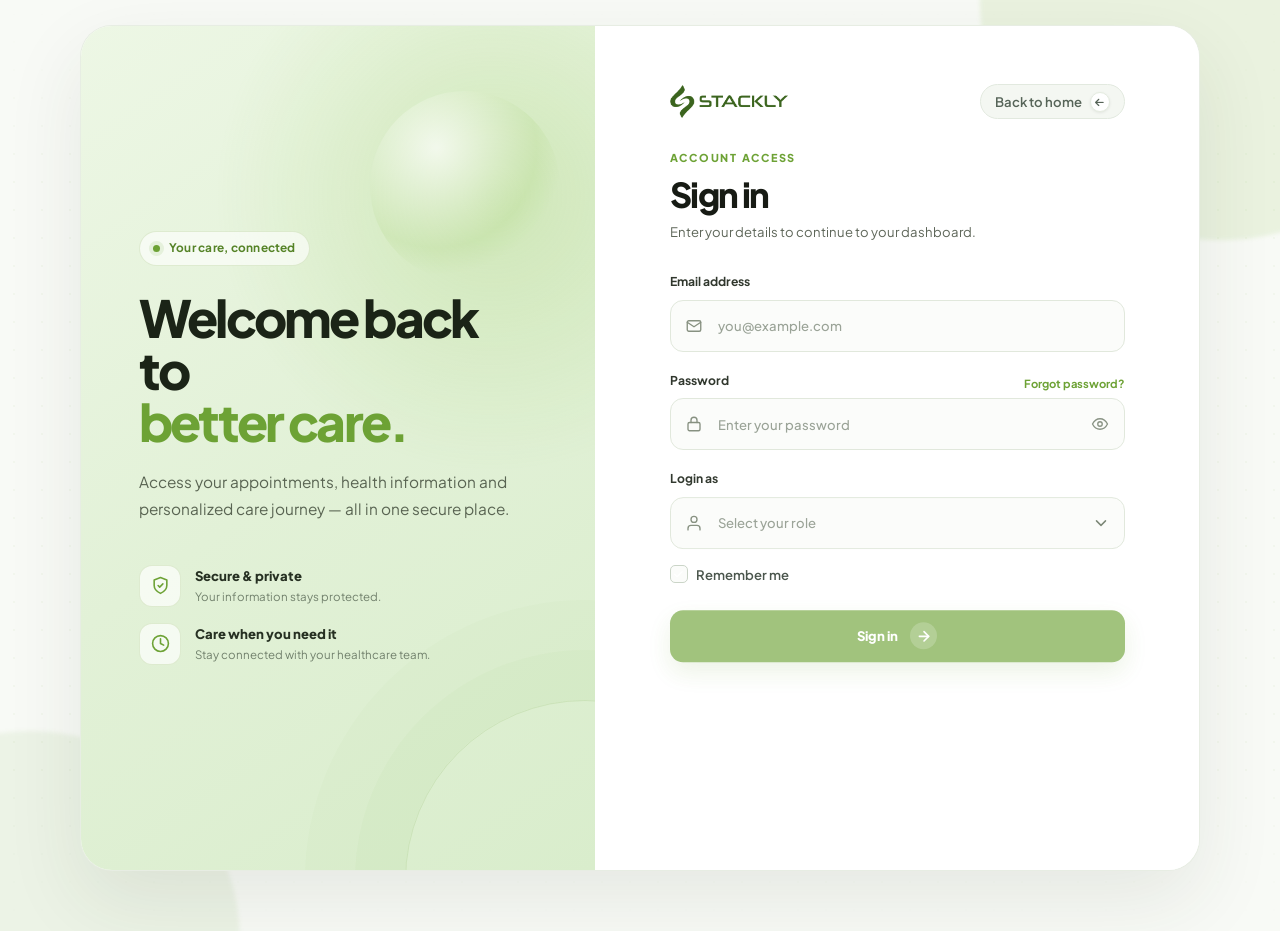
<file: html/login.html>
<!DOCTYPE html>
<html lang="en">

<head>
  <meta charset="UTF-8">
  <meta name="viewport" content="width=device-width, initial-scale=1.0">

  <title>Login — Stackly</title>
  <meta name="description" content="Login to your Stackly account.">

  <link rel="stylesheet" href="../global.css">
  <link rel="stylesheet" href="../css/login.css">

  <!-- GSAP -->
  <script src="https://cdnjs.cloudflare.com/ajax/libs/gsap/3.12.5/gsap.min.js"></script>
  <!-- Font Awesome Icons -->
  <link rel="stylesheet" href="https://cdnjs.cloudflare.com/ajax/libs/font-awesome/6.5.1/css/all.min.css">
</head>

<body>

  <main class="auth-page">

    <!-- ================================================================
         Decorative Background
         ================================================================ -->
    <div class="auth-bg-shape auth-bg-shape-one"></div>
    <div class="auth-bg-shape auth-bg-shape-two"></div>
    <div class="auth-bg-dot-pattern"></div>


    <!-- ================================================================
         Header / Logo
         ================================================================ -->
    <header class="auth-header">
      <a href="../index.html" class="auth-logo" aria-label="Stackly Home">

        <img src="../logo_trimmed.webp" alt="Stackly" class="auth-logo-image">

      </a>

      <a href="../index.html" class="back-home">
        <span>Back to home</span>

        <span class="back-home-icon">
          <svg width="15" height="15" viewBox="0 0 24 24" fill="none" stroke="currentColor" stroke-width="2"
            stroke-linecap="round" stroke-linejoin="round" aria-hidden="true">
            <line x1="19" y1="12" x2="5" y2="12"></line>
            <polyline points="12 19 5 12 12 5"></polyline>
          </svg>
        </span>
      </a>
    </header>


    <!-- ================================================================
         Authentication Layout
         ================================================================ -->
    <section class="auth-main">

      <div class="auth-container">

        <!-- ============================================================
             Left Visual Panel
             ============================================================ -->
        <div class="auth-visual">

          <div class="visual-content">

            <span class="visual-eyebrow">
              <span class="eyebrow-dot"></span>
              Your care, connected
            </span>

            <h1>
              Welcome back to
              <span>better care.</span>
            </h1>

            <p>
              Access your appointments, health information and
              personalized care journey — all in one secure place.
            </p>

            <div class="visual-features">

              <div class="visual-feature">
                <span class="visual-feature-icon">
                  <svg viewBox="0 0 24 24" fill="none" stroke="currentColor" stroke-width="2" stroke-linecap="round"
                    stroke-linejoin="round" aria-hidden="true">
                    <path d="M12 22s8-4 8-10V5l-8-3-8 3v7c0 6 8 10 8 10z"></path>
                    <polyline points="9 12 11 14 15 10"></polyline>
                  </svg>
                </span>

                <div>
                  <strong>Secure & private</strong>
                  <span>Your information stays protected.</span>
                </div>
              </div>


              <div class="visual-feature">
                <span class="visual-feature-icon">
                  <svg viewBox="0 0 24 24" fill="none" stroke="currentColor" stroke-width="2" stroke-linecap="round"
                    stroke-linejoin="round" aria-hidden="true">
                    <circle cx="12" cy="12" r="10"></circle>
                    <polyline points="12 6 12 12 16 14"></polyline>
                  </svg>
                </span>

                <div>
                  <strong>Care when you need it</strong>
                  <span>Stay connected with your healthcare team.</span>
                </div>
              </div>

            </div>

          </div>

          <div class="visual-orb"></div>

        </div>


        <!-- ============================================================
             Login Form
             ============================================================ -->
        <div class="auth-form-panel">

          <div class="auth-form-wrapper">

            <!-- Form Top Bar: Logo & Back to Home -->
            <div class="form-top-bar">
              <a href="../index.html" class="form-logo" aria-label="StacklyHome">
                <img src="../logo_trimmed.webp" alt="FyniteCare" class="form-logo-img">
              </a>

              <a href="../index.html" class="back-home-link">
                <span>Back to home</span>

                <span class="back-home-icon">
                  <i class="fa-solid fa-arrow-left"></i>
                </span>
              </a>
            </div>

            <div class="form-heading">
              <span class="form-kicker">ACCOUNT ACCESS</span>

              <h2>Sign in</h2>

              <p>
                Enter your details to continue to your dashboard.
              </p>
            </div>


            <!-- ========================================================
                 Login Form
                 ======================================================== -->
            <form id="loginForm" novalidate>

              <!-- Email -->
              <div class="form-group">

                <label for="loginEmail">
                  Email address
                </label>

                <div class="input-wrapper">

                  <span class="input-icon">
                    <svg viewBox="0 0 24 24" fill="none" stroke="currentColor" stroke-width="1.8" stroke-linecap="round"
                      stroke-linejoin="round" aria-hidden="true">
                      <rect x="3" y="5" width="18" height="14" rx="2"></rect>
                      <polyline points="3 7 12 13 21 7"></polyline>
                    </svg>
                  </span>

                  <input type="email" id="loginEmail" name="email" placeholder="you@example.com" autocomplete="email"
                    spellcheck="false" autocapitalize="none" required>

                </div>

                <span class="field-error" id="emailError" aria-live="polite"></span>

              </div>


              <!-- Password -->
              <div class="form-group">

                <div class="label-row">

                  <label for="loginPassword">
                    Password
                  </label>

                  <a href="../404.html" class="forgot-link">
                    Forgot password?
                  </a>

                </div>

                <div class="input-wrapper">

                  <span class="input-icon">
                    <svg viewBox="0 0 24 24" fill="none" stroke="currentColor" stroke-width="1.8" stroke-linecap="round"
                      stroke-linejoin="round" aria-hidden="true">
                      <rect x="4" y="10" width="16" height="11" rx="2"></rect>
                      <path d="M8 10V7a4 4 0 0 1 8 0v3"></path>
                    </svg>
                  </span>

                  <input type="password" id="loginPassword" name="password" placeholder="Enter your password"
                    autocomplete="current-password" required>

                  <button type="button" class="password-toggle" id="passwordToggle" aria-label="Show password"
                    aria-pressed="false">
                    <svg class="eye-icon eye-open" viewBox="0 0 24 24" fill="none" stroke="currentColor"
                      stroke-width="1.8" stroke-linecap="round" stroke-linejoin="round" aria-hidden="true">
                      <path d="M2 12s3.5-7 10-7 10 7 10 7-3.5 7-10 7S2 12 2 12z"></path>
                      <circle cx="12" cy="12" r="3"></circle>
                    </svg>

                    <svg class="eye-icon eye-closed" viewBox="0 0 24 24" fill="none" stroke="currentColor"
                      stroke-width="1.8" stroke-linecap="round" stroke-linejoin="round" aria-hidden="true">
                      <path d="M3 3l18 18"></path>
                      <path d="M10.6 10.6a2 2 0 0 0 2.8 2.8"></path>
                      <path d="M9.9 5.1A10.8 10.8 0 0 1 12 5c6.5 0 10 7 10 7a17.8 17.8 0 0 1-3.1 4.2"></path>
                      <path d="M6.2 6.2C3.4 8.1 2 12 2 12s3.5 7 10 7c1.2 0 2.3-.2 3.3-.6"></path>
                    </svg>
                  </button>

                </div>

                <span class="field-error" id="passwordError" aria-live="polite"></span>

              </div>




              <!-- Role -->
              <div class="form-group">

                <label for="roleButton">
                  Login as
                </label>

                <div class="custom-select" id="roleSelect">

                  <button type="button" class="custom-select-trigger" id="roleButton" aria-haspopup="listbox"
                    aria-expanded="false">

                    <span class="select-left">

                      <span class="input-icon">
                        <svg viewBox="0 0 24 24" fill="none" stroke="currentColor" stroke-width="1.8"
                          stroke-linecap="round" stroke-linejoin="round" aria-hidden="true">
                          <path d="M20 21v-2a4 4 0 0 0-4-4H8a4 4 0 0 0-4 4v2"></path>
                          <circle cx="12" cy="7" r="4"></circle>
                        </svg>
                      </span>

                      <span class="selected-value placeholder" id="selectedRole">
                        Select your role
                      </span>

                    </span>

                    <svg class="select-arrow" width="18" height="18" viewBox="0 0 24 24" fill="none"
                      stroke="currentColor" stroke-width="2" stroke-linecap="round" stroke-linejoin="round"
                      aria-hidden="true">
                      <polyline points="6 9 12 15 18 9"></polyline>
                    </svg>

                  </button>


                  <div class="custom-select-menu" id="roleMenu" role="listbox" aria-label="Select role">

                    <button type="button" class="role-option" data-value="user" role="option">
                      <span class="role-option-icon">
                        <svg viewBox="0 0 24 24" fill="none" stroke="currentColor" stroke-width="1.8"
                          stroke-linecap="round" stroke-linejoin="round" aria-hidden="true">
                          <path d="M20 21v-2a4 4 0 0 0-4-4H8a4 4 0 0 0-4 4v2"></path>
                          <circle cx="12" cy="7" r="4"></circle>
                        </svg>
                      </span>

                      <span class="role-option-text">
                        <strong>User</strong>
                        <small>Patient dashboard</small>
                      </span>

                      <span class="role-check">
                        <i class="fa-solid fa-check"></i>
                      </span>
                    </button>


                    <button type="button" class="role-option" data-value="admin" role="option">
                      <span class="role-option-icon">
                        <svg viewBox="0 0 24 24" fill="none" stroke="currentColor" stroke-width="1.8"
                          stroke-linecap="round" stroke-linejoin="round" aria-hidden="true">
                          <path d="M12 2l8 4v6c0 5-3.5 8.5-8 10-4.5-1.5-8-5-8-10V6l8-4z"></path>
                          <path d="M9 12l2 2 4-4"></path>
                        </svg>
                      </span>

                      <span class="role-option-text">
                        <strong>Admin</strong>
                        <small>Administration dashboard</small>
                      </span>

                      <span class="role-check">
                        <i class="fa-solid fa-check"></i>
                      </span>
                    </button>

                  </div>

                </div>

                <input type="hidden" id="loginRole" name="role">

                <span class="field-error" id="roleError" aria-live="polite"></span>

              </div>
              <!-- Remember Me Checkbox -->
              <div class="form-options-row">
                <label class="remember-me-label" for="rememberMe">
                  <input type="checkbox" id="rememberMe" name="remember" class="remember-checkbox">
                  <span class="custom-checkbox-box">
                    <i class="fa-solid fa-check"></i>
                  </span>
                  <span class="remember-text">Remember me</span>
                </label>
              </div>


              <!-- General Error -->
              <div class="form-message" id="formMessage" aria-live="polite"></div>


              <!-- Login Button -->
              <button type="submit" class="auth-submit" id="loginButton">

                <span class="submit-text">
                  Sign in
                </span>

                <span class="submit-icon">
                  <svg width="16" height="16" viewBox="0 0 24 24" fill="none" stroke="currentColor" stroke-width="2.4"
                    stroke-linecap="round" stroke-linejoin="round" aria-hidden="true">
                    <line x1="5" y1="12" x2="19" y2="12"></line>
                    <polyline points="12 5 19 12 12 19"></polyline>
                  </svg>
                </span>

              </button>

            </form>


            <!-- ========================================================
                 Divider
                 ======================================================== -->
            <div class="auth-divider">
              <span>or continue with</span>
            </div>


            <!-- ========================================================
                 Social Login
                 ======================================================== -->
            <div class="social-login">

              <a href="../404.html" class="social-button">

                <svg width="19" height="19" viewBox="0 0 24 24" aria-hidden="true">
                  <path fill="currentColor"
                    d="M21.35 12.27c0-.79-.07-1.55-.2-2.27H12v4.3h5.24a4.48 4.48 0 0 1-1.94 2.94v2.45h3.14c1.84-1.69 2.91-4.18 2.91-7.42Z" />
                  <path fill="currentColor"
                    d="M12 21.75c2.63 0 4.84-.87 6.45-2.36l-3.14-2.45c-.87.58-1.98.93-3.31.93-2.55 0-4.71-1.72-5.49-4.03H3.26v2.53A9.75 9.75 0 0 0 12 21.75Z" />
                  <path fill="currentColor"
                    d="M6.51 13.84A5.86 5.86 0 0 1 6.2 12c0-.64.11-1.26.31-1.84V7.63H3.26A9.75 9.75 0 0 0 2.25 12c0 1.57.38 3.05 1.01 4.37l3.25-2.53Z" />
                  <path fill="currentColor"
                    d="M12 6.13c1.43 0 2.72.49 3.73 1.46l2.8-2.8C16.84 3.22 14.63 2.25 12 2.25a9.75 9.75 0 0 0-8.74 5.38l3.25 2.53C7.29 7.85 9.45 6.13 12 6.13Z" />
                </svg>

                <span>Google</span>

              </a>


              <a href="../404.html" class="social-button">

                <svg width="18" height="18" viewBox="0 0 24 24" fill="currentColor" aria-hidden="true">
                  <path
                    d="M17.05 20.28c-.98.95-2.05.8-3.08.35-1.09-.46-2.09-.48-3.24 0-1.44.62-2.2.44-3.06-.35C2.79 15.25 3.51 7.59 9.05 7.31c1.35.07 2.29.74 3.1.81 1.21-.25 2.37-.94 3.66-.84 1.55.13 2.72.74 3.49 1.84-3.2 1.92-2.44 6.13.49 7.31-.59 1.55-1.36 3.05-2.74 3.85ZM12.05 7.25C11.9 4.94 13.77 3.05 15.9 2.8c.29 2.67-2.42 4.66-3.85 4.45Z" />
                </svg>

                <span>Apple</span>

              </a>

            </div>


            <!-- ========================================================
                 Signup
                 ======================================================== -->
            <p class="auth-switch">
              Don't have an account?
              <a href="signup.html">Create account</a>
            </p>

          </div>

        </div>

      </div>

    </section>

  </main>


  <!-- ================================================================
       Login JavaScript
       ================================================================ -->
  <script>

    window.addEventListener('DOMContentLoaded', () => {

      // ================================================================
      // Elements
      // ================================================================

      const loginForm = document.getElementById('loginForm');
      const emailInput = document.getElementById('loginEmail');
      const passwordInput = document.getElementById('loginPassword');
      const rememberCheckbox = document.getElementById('rememberMe');

      const passwordToggle = document.getElementById('passwordToggle');

      const roleSelect = document.getElementById('roleSelect');
      const roleButton = document.getElementById('roleButton');
      const roleMenu = document.getElementById('roleMenu');
      const selectedRole = document.getElementById('selectedRole');
      const roleInput = document.getElementById('loginRole');
      const roleOptions = document.querySelectorAll('.role-option');

      const loginButton = document.getElementById('loginButton');
      const formMessage = document.getElementById('formMessage');

      // Auto-fill remembered email
      if (rememberCheckbox) {
        const isRemembered = localStorage.getItem('rememberFynitecare') === 'true';
        const savedEmail = localStorage.getItem('fynitecareEmail') || localStorage.getItem('StacklyEmail');
        if (isRemembered && savedEmail) {
          emailInput.value = savedEmail;
          emailInput.classList.add('has-value');
          rememberCheckbox.checked = true;
        }
      }


      // ================================================================
      // Intro Animation
      // ================================================================

      const loginTimeline = gsap.timeline({
        defaults: {
          ease: 'power3.out'
        }
      });

      loginTimeline
        .from('.auth-visual', {
          x: -35,
          opacity: 0,
          duration: 0.9
        })
        .from('.auth-form-panel', {
          x: 35,
          opacity: 0,
          duration: 0.9
        }, '-=0.7')
        .from('.form-top-bar', {
          y: -15,
          opacity: 0,
          duration: 0.45
        }, '-=0.5')
        .from('.form-kicker', {
          y: 15,
          opacity: 0,
          duration: 0.45
        }, '-=0.3')
        .from('.form-heading h2', {
          y: 20,
          opacity: 0,
          duration: 0.55
        }, '-=0.3')
        .from('.form-heading p', {
          y: 15,
          opacity: 0,
          duration: 0.45
        }, '-=0.3')
        .from('.form-group', {
          y: 15,
          opacity: 0,
          duration: 0.45,
          stagger: 0.08
        }, '-=0.2')
        .from('.auth-submit', {
          y: 15,
          opacity: 0,
          duration: 0.5
        }, '-=0.25')
        .from('.auth-divider, .social-login, .auth-switch', {
          y: 10,
          opacity: 0,
          duration: 0.4,
          stagger: 0.08
        }, '-=0.25');


      // ================================================================
      // Password Visibility
      // ================================================================

      passwordToggle.addEventListener('click', () => {

        const isPassword = passwordInput.type === 'password';

        passwordInput.type = isPassword ? 'text' : 'password';

        passwordToggle.setAttribute(
          'aria-label',
          isPassword ? 'Hide password' : 'Show password'
        );

        passwordToggle.setAttribute(
          'aria-pressed',
          String(isPassword)
        );

        passwordToggle.classList.toggle(
          'is-visible',
          isPassword
        );

      });


      // ================================================================
      // Custom Role Dropdown
      // ================================================================

      function openRoleMenu() {

        roleSelect.classList.add('is-open');
        const fg = roleSelect.closest('.form-group');
        if (fg) fg.style.zIndex = '1000';
        roleSelect.style.zIndex = '1000';

        roleButton.setAttribute(
          'aria-expanded',
          'true'
        );

        gsap.fromTo(
          roleMenu,
          {
            opacity: 0,
            y: -6,
            scaleY: 0.96
          },
          {
            opacity: 1,
            y: 0,
            scaleY: 1,
            duration: 0.2,
            ease: 'power2.out'
          }
        );

      }


      function closeRoleMenu() {

        roleSelect.classList.remove('is-open');
        const fg = roleSelect.closest('.form-group');
        if (fg) fg.style.zIndex = '';
        roleSelect.style.zIndex = '';

        roleButton.setAttribute(
          'aria-expanded',
          'false'
        );

      }


      roleButton.addEventListener('click', (event) => {

        event.stopPropagation();

        if (roleSelect.classList.contains('is-open')) {
          closeRoleMenu();
        } else {
          openRoleMenu();
        }

      });


      roleOptions.forEach(option => {

        option.addEventListener('click', () => {

          const value = option.dataset.value;
          const label = option.querySelector('strong').textContent;

          roleInput.value = value;

          selectedRole.textContent = label;
          selectedRole.classList.remove('placeholder');

          roleOptions.forEach(item => {
            item.classList.remove('selected');
            item.setAttribute('aria-selected', 'false');
          });

          option.classList.add('selected');
          option.setAttribute('aria-selected', 'true');

          closeRoleMenu();

          clearError('roleError');

        });

      });


      document.addEventListener('click', (event) => {

        if (!roleSelect.contains(event.target)) {
          closeRoleMenu();
        }

      });


      document.addEventListener('keydown', (event) => {

        if (event.key === 'Escape') {
          closeRoleMenu();
        }

      });


      // ================================================================
      // Validation Helpers
      // ================================================================

      function showError(id, message) {

        const errorElement = document.getElementById(id);

        errorElement.textContent = message;

        errorElement.closest('.form-group')
          ?.classList.add('has-error');

      }


      function clearError(id) {

        const errorElement = document.getElementById(id);

        errorElement.textContent = '';

        errorElement.closest('.form-group')
          ?.classList.remove('has-error');

      }


      function clearAllErrors() {

        clearError('emailError');
        clearError('passwordError');
        clearError('roleError');

        formMessage.textContent = '';
        formMessage.className = 'form-message';

      }


      function isValidEmail(email) {

        return /^[^\s@]+@[^\s@]+\.[^\s@]+$/.test(email);

      }


      // ================================================================
      // Remove Native Autofill Visual Treatment
      // ================================================================

      [emailInput, passwordInput].forEach(input => {

        input.addEventListener('input', () => {

          input.classList.add('has-value');

        });

        input.addEventListener('change', () => {

          input.classList.add('has-value');

        });

      });


      // ================================================================
      // Login Submission
      // ================================================================

      loginForm.addEventListener('submit', (event) => {

        event.preventDefault();

        clearAllErrors();

        const email = emailInput.value.trim();
        const password = passwordInput.value;
        const role = roleInput.value;

        let isValid = true;


        // Email validation
        if (!email) {

          showError(
            'emailError',
            'Please enter your email address.'
          );

          isValid = false;

        } else if (!isValidEmail(email)) {

          showError(
            'emailError',
            'Please enter a valid email address.'
          );

          isValid = false;

        }


        // Password validation
        if (!password) {

          showError(
            'passwordError',
            'Please enter your password.'
          );

          isValid = false;

        } else if (password.length < 6) {

          showError(
            'passwordError',
            'Password must contain at least 6 characters.'
          );

          isValid = false;

        }


        // Role validation
        if (!role) {

          showError(
            'roleError',
            'Please select your role.'
          );

          isValid = false;

        }


        if (!isValid) {

          gsap.fromTo(
            '.has-error',
            {
              x: -4
            },
            {
              x: 0,
              duration: 0.3,
              ease: 'power2.out'
            }
          );

          return;

        }


        // ================================================================
        // Store Login Information
        // ================================================================

        localStorage.setItem(
          'StacklyEmail',
          email
        );

        localStorage.setItem(
          'fynitecareEmail',
          email
        );

        localStorage.setItem(
          'StacklyRole',
          role
        );

        const username = email
          .split('@')[0]
          .trim();

        localStorage.setItem(
          'StacklyUsername',
          username
        );

        localStorage.setItem(
          'fynitecareUsername',
          username
        );

        if (rememberCheckbox && rememberCheckbox.checked) {
          localStorage.setItem('rememberFynitecare', 'true');
        } else {
          localStorage.removeItem('rememberFynitecare');
        }


        // ================================================================
        // Loading State
        // ================================================================

        loginButton.classList.add('is-loading');
        loginButton.disabled = true;

        loginButton.querySelector('.submit-text').textContent =
          'Signing in...';


        // ================================================================
        // Redirect
        // ================================================================

        gsap.to(loginButton, {
          scale: 0.98,
          duration: 0.15,
          yoyo: true,
          repeat: 1,
          onComplete: () => {

            if (role === 'admin') {

              window.location.href = 'admin.html';

            } else {

              window.location.href = 'user.html';

            }

          }
        });

      });


      // ================================================================
      // Input Focus Animation
      // ================================================================

      document
        .querySelectorAll('.input-wrapper input')
        .forEach(input => {

          input.addEventListener('focus', () => {

            gsap.to(
              input.closest('.input-wrapper'),
              {
                y: -1,
                duration: 0.2,
                ease: 'power2.out'
              }
            );

          });

          input.addEventListener('blur', () => {

            gsap.to(
              input.closest('.input-wrapper'),
              {
                y: 0,
                duration: 0.2,
                ease: 'power2.out'
              }
            );

          });

        });


    });

  </script>

</body>

</html>
</file>
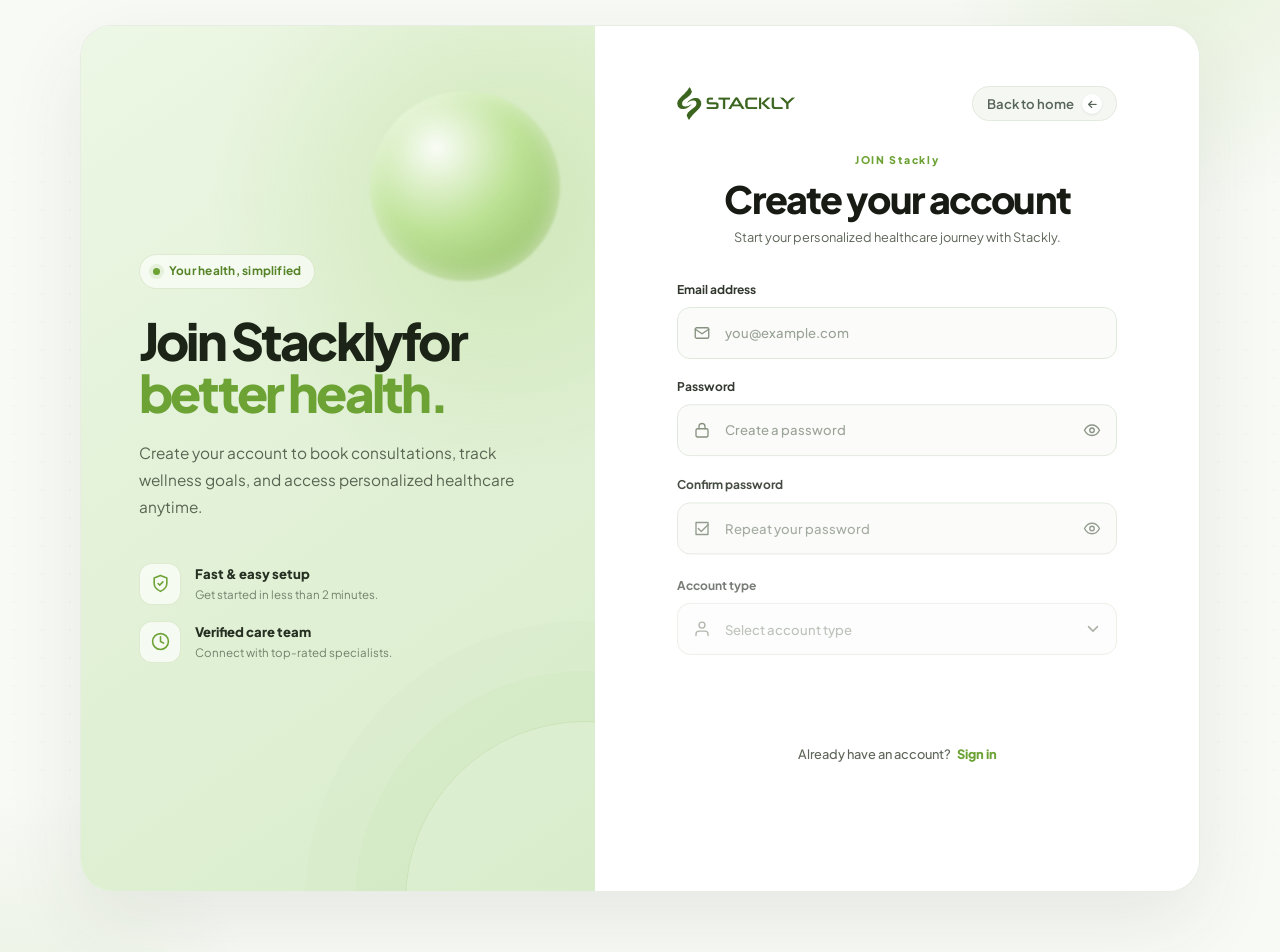
<file: html/signup.html>
<!DOCTYPE html>
<html lang="en">
<head>
  <meta charset="UTF-8">
  <meta name="viewport" content="width=device-width, initial-scale=1.0">

  <title>Create Account — Stackly</title>
  <meta
    name="description"
    content="Create your Stackly account."
  >

  <link rel="stylesheet" href="../global.css">
  <link rel="stylesheet" href="../css/signup.css">

  <!-- GSAP -->
  <script src="https://cdnjs.cloudflare.com/ajax/libs/gsap/3.12.5/gsap.min.js"></script>
  <!-- Font Awesome Icons -->
  <link rel="stylesheet" href="https://cdnjs.cloudflare.com/ajax/libs/font-awesome/6.5.1/css/all.min.css">
</head>

<body>

  <main class="signup-page">

    <!-- ================================================================
         Decorative Background
         ================================================================ -->
    <div class="signup-bg-orb signup-bg-orb-one"></div>
    <div class="signup-bg-orb signup-bg-orb-two"></div>
    <div class="signup-pattern"></div>


    <!-- ================================================================
         Header
         ================================================================ -->
    <header class="signup-header">

      <a
        href="../index.html"
        class="signup-logo"
        aria-label="Stackly Home"
      >

        <img
          src="../logo_trimmed.webp"
          alt="Stackly"
        >

      </a>


      <a href="login.html" class="login-existing">

        <span>Already have an account?</span>

        <strong>Sign in</strong>

        <span class="login-arrow">
          <svg
            width="14"
            height="14"
            viewBox="0 0 24 24"
            fill="none"
            stroke="currentColor"
            stroke-width="2.4"
            stroke-linecap="round"
            stroke-linejoin="round"
            aria-hidden="true"
          >
            <line x1="5" y1="12" x2="19" y2="12"></line>
            <polyline points="12 5 19 12 12 19"></polyline>
          </svg>
        </span>

      </a>

    </header>


    <!-- ================================================================
         Signup Layout
         ================================================================ -->
    <!-- ================================================================
         Signup Layout
         ================================================================ -->
    <section class="signup-main">

      <div class="signup-container">

        <!-- ============================================================
             Left Visual Panel (Desktop)
             ============================================================ -->
        <div class="signup-visual">

          <div class="visual-content">

            <span class="visual-eyebrow">
              <span class="eyebrow-dot"></span>
              Your health, simplified
            </span>

            <h1>
              Join Stacklyfor
              <span>better health.</span>
            </h1>

            <p>
              Create your account to book consultations, track wellness goals, and access personalized healthcare anytime.
            </p>

            <div class="visual-features">

              <div class="visual-feature">
                <span class="visual-feature-icon">
                  <svg viewBox="0 0 24 24" fill="none" stroke="currentColor" stroke-width="2" stroke-linecap="round"
                    stroke-linejoin="round" aria-hidden="true">
                    <path d="M12 22s8-4 8-10V5l-8-3-8 3v7c0 6 8 10 8 10z"></path>
                    <polyline points="9 12 11 14 15 10"></polyline>
                  </svg>
                </span>

                <div>
                  <strong>Fast & easy setup</strong>
                  <span>Get started in less than 2 minutes.</span>
                </div>
              </div>


              <div class="visual-feature">
                <span class="visual-feature-icon">
                  <svg viewBox="0 0 24 24" fill="none" stroke="currentColor" stroke-width="2" stroke-linecap="round"
                    stroke-linejoin="round" aria-hidden="true">
                    <circle cx="12" cy="12" r="10"></circle>
                    <polyline points="12 6 12 12 16 14"></polyline>
                  </svg>
                </span>

                <div>
                  <strong>Verified care team</strong>
                  <span>Connect with top-rated specialists.</span>
                </div>
              </div>

            </div>

          </div>

          <div class="visual-orb"></div>

        </div>


        <!-- ============================================================
             Right Form Panel
             ============================================================ -->
        <div class="signup-form-panel">

          <div class="signup-card">

            <!-- Form Top Bar: Logo & Back to Home -->
            <div class="form-top-bar">
              <a href="../index.html" class="form-logo" aria-label="StacklyHome">
                <img src="../logo_trimmed.webp" alt="Stackly" class="form-logo-img">
              </a>

              <a href="../index.html" class="back-home-link">
                <span>Back to home</span>

                <span class="back-home-icon">
                  <i class="fa-solid fa-arrow-left"></i>
                </span>
              </a>
            </div>

            <div class="signup-heading">

              <span class="signup-kicker">
                JOIN Stackly
              </span>

              <h1>
                Create your account
              </h1>

              <p>
                Start your personalized healthcare journey with Stackly.
              </p>

            </div>


            <!-- ============================================================
                 Signup Form
                 ============================================================ -->
            <form id="signupForm" novalidate>

              <!-- Email -->
              <div class="signup-field">

                <label for="signupEmail">
                  Email address
                </label>

                <div class="signup-input-wrapper">

                  <span class="signup-input-icon">
                    <svg
                      viewBox="0 0 24 24"
                      fill="none"
                      stroke="currentColor"
                      stroke-width="1.8"
                      stroke-linecap="round"
                      stroke-linejoin="round"
                      aria-hidden="true"
                    >
                      <rect x="3" y="5" width="18" height="14" rx="2"></rect>
                      <polyline points="3 7 12 13 21 7"></polyline>
                    </svg>
                  </span>

                  <input
                    type="email"
                    id="signupEmail"
                    name="email"
                    placeholder="you@example.com"
                    autocomplete="email"
                    spellcheck="false"
                    autocapitalize="none"
                    required
                  >

                </div>

                <span
                  class="signup-error"
                  id="signupEmailError"
                  aria-live="polite"
                ></span>

              </div>


              <!-- Password -->
              <div class="signup-field">

                <label for="signupPassword">
                  Password
                </label>

                <div class="signup-input-wrapper">

                  <span class="signup-input-icon">
                    <svg
                      viewBox="0 0 24 24"
                      fill="none"
                      stroke="currentColor"
                      stroke-width="1.8"
                      stroke-linecap="round"
                      stroke-linejoin="round"
                      aria-hidden="true"
                    >
                      <rect x="4" y="10" width="16" height="11" rx="2"></rect>
                      <path d="M8 10V7a4 4 0 0 1 8 0v3"></path>
                    </svg>
                  </span>

                  <input
                    type="password"
                    id="signupPassword"
                    name="password"
                    placeholder="Create a password"
                    autocomplete="new-password"
                    required
                  >

                  <button
                    type="button"
                    class="signup-password-toggle"
                    id="signupPasswordToggle"
                    aria-label="Show password"
                    aria-pressed="false"
                  >

                    <svg
                      class="signup-eye-open"
                      viewBox="0 0 24 24"
                      fill="none"
                      stroke="currentColor"
                      stroke-width="1.8"
                      stroke-linecap="round"
                      stroke-linejoin="round"
                      aria-hidden="true"
                    >
                      <path d="M2 12s3.5-7 10-7 10 7 10 7-3.5 7-10 7S2 12 2 12z"></path>
                      <circle cx="12" cy="12" r="3"></circle>
                    </svg>

                    <svg
                      class="signup-eye-closed"
                      viewBox="0 0 24 24"
                      fill="none"
                      stroke="currentColor"
                      stroke-width="1.8"
                      stroke-linecap="round"
                      stroke-linejoin="round"
                      aria-hidden="true"
                    >
                      <path d="M3 3l18 18"></path>
                      <path d="M10.6 10.6a2 2 0 0 0 2.8 2.8"></path>
                      <path d="M9.9 5.1A10.8 10.8 0 0 1 12 5c6.5 0 10 7 10 7a17.8 17.8 0 0 1-3.1 4.2"></path>
                      <path d="M6.2 6.2C3.4 8.1 2 12 2 12s3.5 7 10 7c1.2 0 2.3-.2 3.3-.6"></path>
                    </svg>

                  </button>

                </div>

                <span
                  class="signup-error"
                  id="signupPasswordError"
                  aria-live="polite"
                ></span>

              </div>


              <!-- Confirm Password -->
              <div class="signup-field">

                <label for="signupConfirmPassword">
                  Confirm password
                </label>

                <div class="signup-input-wrapper">

                  <span class="signup-input-icon">
                    <svg
                      viewBox="0 0 24 24"
                      fill="none"
                      stroke="currentColor"
                      stroke-width="1.8"
                      stroke-linecap="round"
                      stroke-linejoin="round"
                      aria-hidden="true"
                    >
                      <path d="M20 7l-9 9-4-4"></path>
                      <path d="M4 4h16v16H4z"></path>
                    </svg>
                  </span>

                  <input
                    type="password"
                    id="signupConfirmPassword"
                    name="confirmPassword"
                    placeholder="Repeat your password"
                    autocomplete="new-password"
                    required
                  >

                  <button
                    type="button"
                    class="signup-password-toggle confirm-toggle"
                    id="signupConfirmPasswordToggle"
                    aria-label="Show password"
                    aria-pressed="false"
                  >

                    <svg
                      class="signup-eye-open"
                      viewBox="0 0 24 24"
                      fill="none"
                      stroke="currentColor"
                      stroke-width="1.8"
                      stroke-linecap="round"
                      stroke-linejoin="round"
                      aria-hidden="true"
                    >
                      <path d="M2 12s3.5-7 10-7 10 7 10 7-3.5 7-10 7S2 12 2 12z"></path>
                      <circle cx="12" cy="12" r="3"></circle>
                    </svg>

                    <svg
                      class="signup-eye-closed"
                      viewBox="0 0 24 24"
                      fill="none"
                      stroke="currentColor"
                      stroke-width="1.8"
                      stroke-linecap="round"
                      stroke-linejoin="round"
                      aria-hidden="true"
                    >
                      <path d="M3 3l18 18"></path>
                      <path d="M10.6 10.6a2 2 0 0 0 2.8 2.8"></path>
                      <path d="M9.9 5.1A10.8 10.8 0 0 1 12 5c6.5 0 10 7 10 7a17.8 17.8 0 0 1-3.1 4.2"></path>
                      <path d="M6.2 6.2C3.4 8.1 2 12 2 12s3.5 7 10 7c1.2 0 2.3-.2 3.3-.6"></path>
                    </svg>

                  </button>

                </div>

                <span
                  class="signup-error"
                  id="signupConfirmError"
                  aria-live="polite"
                ></span>

              </div>


              <!-- Role -->
              <div class="signup-field">

                <label for="signupRoleButton">
                  Account type
                </label>

                <div
                  class="signup-custom-select"
                  id="signupRoleSelect"
                >

                  <button
                    type="button"
                    class="signup-select-trigger"
                    id="signupRoleButton"
                    aria-haspopup="listbox"
                    aria-expanded="false"
                  >

                    <span class="signup-select-left">

                      <span class="signup-input-icon">
                        <svg
                          viewBox="0 0 24 24"
                          fill="none"
                          stroke="currentColor"
                          stroke-width="1.8"
                          stroke-linecap="round"
                          stroke-linejoin="round"
                          aria-hidden="true"
                        >
                          <path d="M20 21v-2a4 4 0 0 0-4-4H8a4 4 0 0 0-4 4v2"></path>
                          <circle cx="12" cy="7" r="4"></circle>
                        </svg>
                      </span>

                      <span
                        class="signup-selected-value placeholder"
                        id="signupSelectedRole"
                      >
                        Select account type
                      </span>

                    </span>

                    <svg
                      class="signup-select-arrow"
                      width="18"
                      height="18"
                      viewBox="0 0 24 24"
                      fill="none"
                      stroke="currentColor"
                      stroke-width="2"
                      stroke-linecap="round"
                      stroke-linejoin="round"
                      aria-hidden="true"
                    >
                      <polyline points="6 9 12 15 18 9"></polyline>
                    </svg>

                  </button>


                  <div
                    class="signup-select-menu"
                    id="signupRoleMenu"
                    role="listbox"
                  >

                    <button
                      type="button"
                      class="signup-role-option"
                      data-value="user"
                      role="option"
                    >

                      <span class="signup-role-icon">
                        <svg
                          viewBox="0 0 24 24"
                          fill="none"
                          stroke="currentColor"
                          stroke-width="1.8"
                          stroke-linecap="round"
                          stroke-linejoin="round"
                          aria-hidden="true"
                        >
                          <path d="M20 21v-2a4 4 0 0 0-4-4H8a4 4 0 0 0-4 4v2"></path>
                          <circle cx="12" cy="7" r="4"></circle>
                        </svg>
                      </span>

                      <span>
                        <strong>User</strong>
                        <small>Patient account</small>
                      </span>

                      <span class="signup-role-check"><i class="fa-solid fa-check"></i></span>

                    </button>


                    <button
                      type="button"
                      class="signup-role-option"
                      data-value="admin"
                      role="option"
                    >

                      <span class="signup-role-icon">
                        <svg
                          viewBox="0 0 24 24"
                          fill="none"
                          stroke="currentColor"
                          stroke-width="1.8"
                          stroke-linecap="round"
                          stroke-linejoin="round"
                          aria-hidden="true"
                        >
                          <path d="M12 2l8 4v6c0 5-3.5 8.5-8 10-4.5-1.5-8-5-8-10V6l8-4z"></path>
                          <path d="M9 12l2 2 4-4"></path>
                        </svg>
                      </span>

                      <span>
                        <strong>Admin</strong>
                        <small>Administration account</small>
                      </span>

                      <span class="signup-role-check"><i class="fa-solid fa-check"></i></span>

                    </button>

                  </div>

                </div>

                <input
                  type="hidden"
                  id="signupRole"
                  name="role"
                >

                <span
                  class="signup-error"
                  id="signupRoleError"
                  aria-live="polite"
                ></span>

              </div>


              <!-- General Message -->
              <div
                class="signup-message"
                id="signupMessage"
                aria-live="polite"
              ></div>


              <!-- Submit -->
              <button
                type="submit"
                class="signup-submit"
                id="signupButton"
              >

                <span>Create account</span>

                <span class="signup-submit-icon">
                  <svg
                    width="15"
                    height="15"
                    viewBox="0 0 24 24"
                    fill="none"
                    stroke="currentColor"
                    stroke-width="2.5"
                    stroke-linecap="round"
                    stroke-linejoin="round"
                    aria-hidden="true"
                  >
                    <line x1="5" y1="12" x2="19" y2="12"></line>
                    <polyline points="12 5 19 12 12 19"></polyline>
                  </svg>
                </span>

              </button>

            </form>

            <p class="auth-switch">
              Already have an account?
              <a href="login.html">Sign in</a>
            </p>

            <p class="signup-footer">
              By creating an account, you agree to continue to Stackly's
              secure healthcare platform.
            </p>

          </div>

        </div>

      </div>

    </section>

  </main>


  <!-- ================================================================
       Signup JavaScript
       ================================================================ -->
  <script>

    window.addEventListener('DOMContentLoaded', () => {

      // ================================================================
      // Elements
      // ================================================================

      const signupForm = document.getElementById('signupForm');

      const emailInput =
        document.getElementById('signupEmail');

      const passwordInput =
        document.getElementById('signupPassword');

      const confirmInput =
        document.getElementById('signupConfirmPassword');

      const passwordToggle =
        document.getElementById('signupPasswordToggle');

      const confirmToggle =
        document.getElementById('signupConfirmPasswordToggle');

      const roleSelect =
        document.getElementById('signupRoleSelect');

      const roleButton =
        document.getElementById('signupRoleButton');

      const roleMenu =
        document.getElementById('signupRoleMenu');

      const selectedRole =
        document.getElementById('signupSelectedRole');

      const roleInput =
        document.getElementById('signupRole');

      const roleOptions =
        document.querySelectorAll('.signup-role-option');

      const signupButton =
        document.getElementById('signupButton');

      const signupMessage =
        document.getElementById('signupMessage');


      // ================================================================
      // Intro Animation
      // ================================================================

      const signupTimeline = gsap.timeline({
        defaults: {
          ease: 'power3.out'
        }
      });

      signupTimeline
        .from('.signup-card', {
          y: 35,
          opacity: 0,
          duration: 0.85
        })
        .from('.form-top-bar', {
          y: -15,
          opacity: 0,
          duration: 0.45
        }, '-=0.5')
        .from('.signup-kicker', {
          y: 12,
          opacity: 0,
          duration: 0.4
        }, '-=0.3')
        .from('.signup-heading h1', {
          y: 18,
          opacity: 0,
          duration: 0.5
        }, '-=0.25')
        .from('.signup-heading p', {
          y: 12,
          opacity: 0,
          duration: 0.4
        }, '-=0.25')
        .from('.signup-field', {
          y: 14,
          opacity: 0,
          duration: 0.4,
          stagger: 0.08
        }, '-=0.15')
        .from('.signup-submit', {
          y: 12,
          opacity: 0,
          duration: 0.45
        }, '-=0.2')
        .from('.signup-footer', {
          y: 8,
          opacity: 0,
          duration: 0.35
        }, '-=0.15');


      // ================================================================
      // Password Toggle Function
      // ================================================================

      function setupPasswordToggle(
        button,
        input
      ) {

        button.addEventListener('click', () => {

          const shouldShow =
            input.type === 'password';

          input.type =
            shouldShow ? 'text' : 'password';

          button.classList.toggle(
            'is-visible',
            shouldShow
          );

          button.setAttribute(
            'aria-label',
            shouldShow
              ? 'Hide password'
              : 'Show password'
          );

          button.setAttribute(
            'aria-pressed',
            String(shouldShow)
          );

        });

      }


      setupPasswordToggle(
        passwordToggle,
        passwordInput
      );

      setupPasswordToggle(
        confirmToggle,
        confirmInput
      );


      // ================================================================
      // Custom Role Dropdown
      // ================================================================

      function openRoleMenu() {

        roleSelect.classList.add('is-open');
        const field = roleSelect.closest('.signup-field');
        if (field) field.style.zIndex = '1000';
        roleSelect.style.zIndex = '1000';

        roleButton.setAttribute(
          'aria-expanded',
          'true'
        );

        gsap.fromTo(
          roleMenu,
          {
            opacity: 0,
            y: -6,
            scaleY: 0.96
          },
          {
            opacity: 1,
            y: 0,
            scaleY: 1,
            duration: 0.2,
            ease: 'power2.out'
          }
        );

      }


      function closeRoleMenu() {

        roleSelect.classList.remove('is-open');
        const field = roleSelect.closest('.signup-field');
        if (field) field.style.zIndex = '';
        roleSelect.style.zIndex = '';

        roleButton.setAttribute(
          'aria-expanded',
          'false'
        );

      }


      roleButton.addEventListener('click', (event) => {

        event.stopPropagation();

        if (
          roleSelect.classList.contains('is-open')
        ) {
          closeRoleMenu();
        } else {
          openRoleMenu();
        }

      });


      roleOptions.forEach(option => {

        option.addEventListener('click', () => {

          const value =
            option.dataset.value;

          const label =
            option.querySelector('strong')
              .textContent;

          roleInput.value = value;

          selectedRole.textContent = label;

          selectedRole.classList.remove(
            'placeholder'
          );

          roleOptions.forEach(item => {

            item.classList.remove('selected');

            item.setAttribute(
              'aria-selected',
              'false'
            );

          });

          option.classList.add('selected');

          option.setAttribute(
            'aria-selected',
            'true'
          );

          closeRoleMenu();

          clearError('signupRoleError');

        });

      });


      document.addEventListener('click', event => {

        if (!roleSelect.contains(event.target)) {
          closeRoleMenu();
        }

      });


      document.addEventListener('keydown', event => {

        if (event.key === 'Escape') {
          closeRoleMenu();
        }

      });


      // ================================================================
      // Validation
      // ================================================================

      function isValidEmail(email) {

        return /^[^\s@]+@[^\s@]+\.[^\s@]+$/
          .test(email);

      }


      function showError(id, message) {

        const element =
          document.getElementById(id);

        element.textContent = message;

        element
          .closest('.signup-field')
          ?.classList.add('has-error');

      }


      function clearError(id) {

        const element =
          document.getElementById(id);

        element.textContent = '';

        element
          .closest('.signup-field')
          ?.classList.remove('has-error');

      }


      function clearErrors() {

        clearError('signupEmailError');
        clearError('signupPasswordError');
        clearError('signupConfirmError');
        clearError('signupRoleError');

        signupMessage.textContent = '';
        signupMessage.className = 'signup-message';

      }


      // ================================================================
      // Remove Native Autofill Visual Treatment
      // ================================================================

      [
        emailInput,
        passwordInput,
        confirmInput
      ].forEach(input => {

        input.addEventListener(
          'input',
          () => {
            input.classList.add('has-value');
          }
        );

      });


      // ================================================================
      // Form Submit
      // ================================================================

      signupForm.addEventListener('submit', event => {

        event.preventDefault();

        clearErrors();

        const email =
          emailInput.value.trim();

        const password =
          passwordInput.value;

        const confirmPassword =
          confirmInput.value;

        const role =
          roleInput.value;

        let valid = true;


        // Email
        if (!email) {

          showError(
            'signupEmailError',
            'Please enter your email address.'
          );

          valid = false;

        } else if (!isValidEmail(email)) {

          showError(
            'signupEmailError',
            'Please enter a valid email address.'
          );

          valid = false;

        }


        // Password
        if (!password) {

          showError(
            'signupPasswordError',
            'Please create a password.'
          );

          valid = false;

        } else if (password.length < 6) {

          showError(
            'signupPasswordError',
            'Password must contain at least 6 characters.'
          );

          valid = false;

        }


        // Confirm Password
        if (!confirmPassword) {

          showError(
            'signupConfirmError',
            'Please confirm your password.'
          );

          valid = false;

        } else if (
          password !== confirmPassword
        ) {

          showError(
            'signupConfirmError',
            'Passwords do not match.'
          );

          valid = false;

        }


        // Role
        if (!role) {

          showError(
            'signupRoleError',
            'Please select an account type.'
          );

          valid = false;

        }


        if (!valid) {

          gsap.fromTo(
            '.has-error',
            {
              x: -4
            },
            {
              x: 0,
              duration: 0.3,
              ease: 'power2.out'
            }
          );

          return;

        }


        // ================================================================
        // Success State
        // ================================================================

        signupButton.disabled = true;

        signupButton.classList.add(
          'is-loading'
        );

        signupButton
          .querySelector('span:first-child')
          .textContent = 'Creating account...';


        gsap.to(
          signupButton,
          {
            scale: 0.98,
            duration: 0.15,
            yoyo: true,
            repeat: 1,
            onComplete: () => {

              signupMessage.textContent =
                'Account created successfully. Redirecting to login...';

              signupMessage.classList.add(
                'success'
              );


              gsap.to(
                signupButton,
                {
                  opacity: 0.85,
                  duration: 0.25
                }
              );


              setTimeout(() => {

                window.location.href =
                  'login.html';

              }, 900);

            }
          }
        );

      });


      // ================================================================
      // Input Focus Animation
      // ================================================================

      document
        .querySelectorAll('.signup-input-wrapper input')
        .forEach(input => {

          input.addEventListener('focus', () => {

            gsap.to(
              input.closest(
                '.signup-input-wrapper'
              ),
              {
                y: -1,
                duration: 0.2,
                ease: 'power2.out'
              }
            );

          });


          input.addEventListener('blur', () => {

            gsap.to(
              input.closest(
                '.signup-input-wrapper'
              ),
              {
                y: 0,
                duration: 0.2,
                ease: 'power2.out'
              }
            );

          });

        });

    });

  </script>

</body>
</html>
</file>
<file: global.css>
@import url('https://fonts.googleapis.com/css2?family=Plus+Jakarta+Sans:ital,wght@0,300;0,400;0,500;0,600;0,700;0,800;1,400;1,600&display=swap');

:root {
  /* Brand Color Palette */
  --primary-color: #6da235;
  --primary-light: #8bc34a;
  --primary-dark: #558327;
  --primary-hover: #5d8e2b;
  --primary-subtle: #f0f7e9;
  --primary-glow: rgba(109, 162, 53, 0.2);
  --primary-border: #d4e8c1;

  --bg-color: #ffffff;
  --bg-soft: #f8faf6;
  --bg-tinted: #f4f8f1;
  --bg-card: rgba(255, 255, 255, 0.85);

  --text-main: #171b14;
  --text-muted: #5e6659;
  --text-light: #899384;
  
  --border-color: #e5ece0;
  --border-light: #f0f4ec;

  --shadow-sm: 0 4px 12px rgba(23, 27, 20, 0.04);
  --shadow-md: 0 10px 25px rgba(23, 27, 20, 0.06);
  --shadow-lg: 0 20px 40px rgba(23, 27, 20, 0.08);
  --shadow-card: 0 16px 36px rgba(109, 162, 53, 0.08);

  --radius-sm: 10px;
  --radius-md: 16px;
  --radius-lg: 24px;
  --radius-xl: 32px;
  --radius-pill: 9999px;

  --font-main: 'Plus Jakarta Sans', system-ui, -apple-system, BlinkMacSystemFont, 'Segoe UI', Roboto, sans-serif;

  --transition-smooth: all 0.35s cubic-bezier(0.25, 1, 0.5, 1);
}

*, *::before, *::after {
  box-sizing: border-box;
  margin: 0;
  padding: 0;
}

html {
  font-family: var(--font-main);
  background-color: var(--bg-color);
  color: var(--text-main);
  scroll-behavior: smooth;
  -webkit-font-smoothing: antialiased;
  width: 100%;
  max-width: 100%;
  overscroll-behavior-x: none;
}

body {
  width: 100%;
  max-width: 100%;
  line-height: 1.6;
  background-color: #ffffff;
  position: relative;
  overscroll-behavior-x: none;
}

@media (max-width: 992px) {
  html, body {
    overflow-x: hidden !important;
  }
}

main, section, footer, .container, .error-page {
  max-width: 100%;
  box-sizing: border-box;
}

a {
  text-decoration: none;
  color: inherit;
}

button, input, select, textarea {
  font-family: inherit;
}

ul {
  list-style: none;
}

img {
  max-width: 100%;
  height: auto;
  display: block;
}

/* Container */
.container {
  width: 100%;
  max-width: 1240px;
  margin: 0 auto;
  padding: 0 24px;
}

/* ==========================================================================
   Buttons & Tags
   ========================================================================== */
.badge-pill {
  display: inline-flex;
  align-items: center;
  gap: 8px;
  background: #f1f8eb;
  border: 1px solid var(--primary-border);
  color: var(--primary-color);
  padding: 6px 16px;
  border-radius: var(--radius-pill);
  font-size: 0.85rem;
  font-weight: 600;
  letter-spacing: -0.01em;
}

.badge-pill svg {
  width: 15px;
  height: 15px;
}

.btn {
  display: inline-flex;
  align-items: center;
  justify-content: center;
  gap: 12px;
  padding: 12px 24px;
  border-radius: var(--radius-pill);
  font-weight: 600;
  font-size: 0.92rem;
  transition: var(--transition-smooth);
  cursor: pointer;
  border: none;
  text-decoration: none;
}

.btn-primary {
  background-color: var(--primary-color);
  color: #ffffff;
  box-shadow: 0 8px 20px var(--primary-glow);
}

.btn-primary:hover {
  background-color: var(--primary-hover);
  transform: translateY(-2px);
  box-shadow: 0 12px 24px rgba(109, 162, 53, 0.3);
}

.btn-primary .btn-icon-circle {
  width: 26px;
  height: 26px;
  background: rgba(255, 255, 255, 0.25);
  border-radius: 50%;
  display: flex;
  align-items: center;
  justify-content: center;
  transition: transform 0.3s ease;
}

.global-logo-img {
  height: 34px;
  width: auto;
  object-fit: contain;
  filter: brightness(0) saturate(100%) invert(32%) sepia(48%) saturate(612%) hue-rotate(52deg) brightness(92%) contrast(92%);
  transition: filter 0.3s ease;
}

.site-logo:hover .global-logo-img {
  filter: brightness(0) saturate(100%) invert(25%) sepia(35%) saturate(800%) hue-rotate(50deg) brightness(85%) contrast(95%);
}

.btn-primary:hover .btn-icon-circle {
  transform: translateX(3px);
}

.btn-outline {
  background: #ffffff;
  color: var(--text-main);
  border: 1.5px solid var(--border-color);
  box-shadow: var(--shadow-sm);
}

.btn-outline:hover {
  border-color: var(--primary-color);
  color: var(--primary-color);
  background: var(--primary-subtle);
  transform: translateY(-2px);
}

.btn-outline-pill-header {
  border: 1.5px solid #6da235;
  color: #171b14;
  padding: 5px 6px 5px 18px;
  font-weight: 600;
  font-size: 0.88rem;
  border-radius: var(--radius-pill);
  display: inline-flex;
  align-items: center;
  gap: 10px;
  background: #ffffff;
  transition: var(--transition-smooth);
}

.btn-outline-pill-header .circle-arrow {
  width: 30px;
  height: 30px;
  background-color: #6da235;
  color: #ffffff;
  border-radius: 50%;
  display: flex;
  align-items: center;
  justify-content: center;
  transition: transform 0.3s ease;
}

.btn-outline-pill-header:hover {
  background-color: #f7faf3;
  border-color: var(--primary-hover);
  box-shadow: 0 4px 14px rgba(109, 162, 53, 0.15);
}

.btn-outline-pill-header:hover .circle-arrow {
  transform: translateX(2px);
}

/* ==========================================================================
   Header / Navigation
   ========================================================================== */
.site-header,
.about-header,
.blog-header {
  position: fixed !important;
  top: 0;
  left: 0;
  right: 0;
  width: 100%;
  background: rgba(255, 255, 255, 0.95) !important;
  backdrop-filter: blur(14px) !important;
  -webkit-backdrop-filter: blur(14px) !important;
  border-bottom: 1px solid rgba(229, 236, 224, 0.8) !important;
  box-shadow: 0 4px 20px rgba(0, 0, 0, 0.03) !important;
  z-index: 10000 !important;
}

header ~ main {
  padding-top: 86px;
}

@media (max-width: 768px) {
  header ~ main {
    padding-top: 76px;
  }
}

.site-header .header-inner {
  display: flex;
  align-items: center;
  justify-content: space-between;
  height: 86px;
}

.site-logo {
  display: flex;
  align-items: center;
  gap: 8px;
  font-weight: 800;
  font-size: 1.4rem;
  color: #171b14;
  letter-spacing: -0.02em;
}

.site-logo .logo-icon-svg {
  width: 32px;
  height: 32px;
}

.site-logo span.brand-part {
  color: var(--primary-color);
  font-weight: 700;
}

.nav-links {
  display: flex;
  align-items: center;
  gap: 34px;
}

.nav-item {
  font-size: 0.92rem;
  font-weight: 500;
  color: var(--text-muted);
  position: relative;
  transition: color 0.25s ease;
  padding: 6px 0;
}

.nav-item:hover {
  color: var(--text-main);
}

.nav-item.active {
  color: var(--text-main);
  font-weight: 700;
}

.nav-item.active::after {
  content: '';
  position: absolute;
  bottom: -4px;
  left: 50%;
  transform: translateX(-50%);
  width: 20px;
  height: 3px;
  border-radius: 2px;
  background-color: var(--primary-color);
}

/* ==========================================================================
   Site Footer
   ========================================================================== */
.site-footer {
  background-color: #141912;
  color: #e5ece0;
  padding: 80px 0 35px;
  font-family: var(--font-main);
}

.footer-top {
  display: grid;
  grid-template-columns: 2.2fr 1fr 1fr 1.5fr;
  gap: 50px;
  padding-bottom: 50px;
  border-bottom: 1px solid rgba(255, 255, 255, 0.08);
}

.footer-brand-col {
  padding-right: 20px;
}

.footer-logo {
  margin-bottom: 18px;
  display: inline-flex;
}

.footer-brand-desc {
  color: #9aa893;
  font-size: 0.92rem;
  line-height: 1.65;
  margin-bottom: 24px;
  max-width: 320px;
}

.footer-socials {
  display: flex;
  align-items: center;
  gap: 12px;
}

.footer-socials a {
  width: 38px;
  height: 38px;
  border-radius: 50%;
  background: rgba(255, 255, 255, 0.05);
  color: #9aa893;
  display: flex;
  align-items: center;
  justify-content: center;
  transition: all 0.3s ease;
  border: 1px solid rgba(255, 255, 255, 0.06);
}

.footer-socials a:hover {
  background: var(--primary-color);
  color: #ffffff;
  border-color: var(--primary-color);
  transform: translateY(-3px);
  box-shadow: 0 6px 16px rgba(109, 162, 53, 0.25);
}

.footer-col h4 {
  color: #ffffff;
  font-size: 1rem;
  font-weight: 700;
  margin-bottom: 22px;
  letter-spacing: -0.01em;
}

.footer-col ul {
  list-style: none;
  padding: 0;
  margin: 0;
}

.footer-col ul li {
  margin-bottom: 14px;
}

.footer-col ul li a {
  color: #9aa893;
  font-size: 0.92rem;
  transition: color 0.25s ease;
}

.footer-col ul li a:hover {
  color: #8bc34a;
}

.footer-contact-list li {
  display: flex;
  align-items: center;
  gap: 12px;
  color: #9aa893;
  font-size: 0.92rem;
}

.footer-contact-list li a {
  color: #9aa893;
}

.footer-contact-list li a:hover {
  color: #8bc34a;
}

.footer-contact-list li svg {
  flex-shrink: 0;
}

.footer-bottom {
  display: flex;
  align-items: center;
  justify-content: space-between;
  padding-top: 30px;
  font-size: 0.88rem;
  color: #7b8875;
}

.footer-bottom-links {
  display: flex;
  align-items: center;
  gap: 24px;
}

.footer-bottom-links a {
  color: #7b8875;
  transition: color 0.25s ease;
}

.footer-bottom-links a:hover {
  color: #8bc34a;
}

@media (max-width: 992px) {
  .footer-top {
    grid-template-columns: 1fr 1fr;
    gap: 40px;
  }
}

@media (max-width: 600px) {
  .footer-top {
    grid-template-columns: 1fr;
    gap: 36px;
  }

  .footer-bottom {
    flex-direction: column;
    gap: 16px;
    text-align: center;
  }
}

/* ==========================================================================
   CUSTOM FORM ERRORS
   ========================================================================== */
input.error-input,
select.error-input,
textarea.error-input {
  border-color: #ff4d4f !important;
  background-color: #fff1f0 !important;
}

.error-message {
  color: #ff4d4f;
  font-size: 0.8rem;
  margin-top: 6px;
  display: block;
}

/* ==========================================================================
   PAGE LOADER
   ========================================================================== */

.page-loader {
  position: fixed;
  top: 0;
  left: 0;
  width: 100%;
  height: 100%;
  background: #f4f9f4;
  display: flex;
  flex-direction: column;
  gap: 24px;
  align-items: center;
  justify-content: center;
  z-index: 9999;
  transition: opacity 0.5s ease, visibility 0.5s ease;
}

.loader-logo {
  width: 140px;
  height: auto;
  filter: brightness(0) saturate(100%) invert(32%) sepia(48%) saturate(612%) hue-rotate(52deg) brightness(92%) contrast(92%);
  animation: pulse-logo 1.5s ease-in-out infinite;
}

@keyframes pulse-logo {
  0% { opacity: 0.7; transform: scale(0.95); }
  50% { opacity: 1; transform: scale(1.05); }
  100% { opacity: 0.7; transform: scale(0.95); }
}

.page-loader.hidden {
  opacity: 0;
  visibility: hidden;
}

.spinner {
  width: 50px;
  height: 50px;
  border: 4px solid rgba(109, 162, 53, 0.2);
  border-top-color: #6da235;
  border-radius: 50%;
  animation: spin 1s linear infinite;
}

@keyframes spin {
  to {
    transform: rotate(360deg);
  }
}

/* ==========================================================================
   MOBILE NAVIGATION
   ========================================================================== */

.mobile-menu-toggle {
  display: none;
  width: 44px;
  height: 44px;
  border: 1px solid var(--border-color);
  border-radius: 50%;
  background: #fff;
  cursor: pointer;
  align-items: center;
  justify-content: center;
  flex-direction: column;
  gap: 5px;
}

.mobile-menu-toggle span {
  width: 17px;
  height: 1.5px;
  background: var(--text-main);
  transition: transform 0.35s ease;
}

.mobile-menu-toggle.is-open span:first-child {
  transform: translateY(3px) rotate(45deg);
}

.mobile-menu-toggle.is-open span:last-child {
  transform: translateY(-3px) rotate(-45deg);
}

.mobile-navigation {
  display: none;
}

@media (max-width: 900px) {
  .site-header .nav-links,
  .site-header .btn-outline-pill-header {
    display: none;
  }

  .mobile-menu-toggle {
    display: flex;
  }

  .mobile-navigation {
    position: fixed;
    left: 0;
    right: 0;
    top: 80px;
    bottom: 0;
    width: 100%;
    max-width: 100%;
    height: calc(100vh - 80px);
    display: flex;
    flex-direction: column;
    align-items: center;
    justify-content: flex-start;
    overflow-y: auto;
    padding: 30px 24px 40px;
    background: rgba(255, 255, 255, 0.98);
    border-bottom: 1px solid var(--border-color);
    opacity: 0;
    pointer-events: none;
    transition: opacity 0.35s ease;
    text-align: center;
    z-index: 100;
  }

  .mobile-navigation.is-open {
    opacity: 1;
    pointer-events: auto;
  }

  .mobile-navigation a {
    padding: 16px 20px;
    border-bottom: 1px solid var(--border-light);
    color: var(--text-muted);
    font-size: 1.05rem;
    font-weight: 600;
    width: 100%;
    max-width: 340px;
    text-align: center;
    text-decoration: none;
  }

  .mobile-navigation a:last-child {
    border-bottom: none;
  }

  .mobile-navigation a.active {
    color: var(--primary-color);
  }

  .mobile-navigation .mobile-nav-cta {
    margin-top: 24px;
    background: var(--primary-color);
    color: #fff;
    border-radius: 30px;
    border-bottom: none;
  }
}

body.no-scroll {
  overflow: hidden !important;
  height: 100vh !important;
}

/* ==========================================================================
   WHY STACKLY SECTION (STATS + PILLARS)
   ========================================================================== */
.why-section {
  padding: 100px 0;
  background-color: var(--bg-soft);
}

.why-header {
  text-align: center;
  max-width: 700px;
  margin: 0 auto 60px;
}

.why-header .section-title {
  font-size: clamp(2.2rem, 4vw, 3.2rem);
  font-weight: 800;
  margin: 12px 0 16px;
  line-height: 1.15;
}

.why-header .section-title span {
  color: var(--primary-color);
}

.why-subtitle {
  color: var(--text-muted);
  font-size: 1.05rem;
  line-height: 1.6;
}

.why-stats {
  display: grid;
  grid-template-columns: repeat(4, 1fr);
  gap: 24px;
  margin-bottom: 70px;
}

.why-stat {
  background: var(--bg-color);
  border: 1px solid var(--border-color);
  border-radius: var(--radius-lg);
  padding: 32px 24px;
  text-align: center;
  box-shadow: var(--shadow-sm);
  transition: var(--transition-smooth);
}

.why-stat:hover {
  transform: translateY(-4px);
  box-shadow: var(--shadow-md);
  border-color: var(--primary-border);
}

.why-stat-number {
  display: block;
  font-size: 2.8rem;
  font-weight: 800;
  color: var(--text-main);
  line-height: 1;
  margin-bottom: 8px;
}

.why-stat-number em {
  color: var(--primary-color);
  font-style: normal;
}

.why-stat-label {
  font-size: 0.9rem;
  font-weight: 600;
  color: var(--text-muted);
}

.why-pillars {
  display: grid;
  grid-template-columns: repeat(4, 1fr);
  gap: 24px;
  margin-bottom: 60px;
}

.why-pillar {
  background: var(--bg-color);
  border: 1px solid var(--border-color);
  border-radius: var(--radius-lg);
  padding: 32px 24px;
  box-shadow: var(--shadow-sm);
  transition: var(--transition-smooth);
}

.why-pillar:hover {
  transform: translateY(-4px);
  box-shadow: var(--shadow-md);
  border-color: var(--primary-border);
}

.why-pillar-icon {
  width: 52px;
  height: 52px;
  background: var(--primary-subtle);
  color: var(--primary-color);
  border-radius: var(--radius-md);
  display: flex;
  align-items: center;
  justify-content: center;
  margin-bottom: 20px;
}

.why-pillar h3 {
  font-size: 1.15rem;
  font-weight: 700;
  margin-bottom: 10px;
  color: var(--text-main);
}

.why-pillar p {
  font-size: 0.92rem;
  color: var(--text-muted);
  line-height: 1.65;
}

.why-cta {
  background: var(--primary-subtle);
  border: 1px solid var(--primary-border);
  border-radius: var(--radius-xl);
  padding: 32px 40px;
  display: flex;
  align-items: center;
  justify-content: space-between;
  gap: 24px;
}

.why-cta p {
  font-size: 1.2rem;
  font-weight: 700;
  color: var(--text-main);
}

@media (max-width: 992px) {
  .why-stats, .why-pillars {
    grid-template-columns: repeat(2, 1fr);
  }
}

@media (max-width: 600px) {
  .why-section {
    padding: 60px 0;
  }
  .why-stats, .why-pillars {
    grid-template-columns: 1fr;
    gap: 16px;
  }
  .why-cta {
    flex-direction: column;
    text-align: center;
    padding: 28px 20px;
  }
}

/* Fix GSAP pin-spacer horizontal overflow on Windows/Edge */
.pin-spacer {
  max-width: 100% !important;
  overflow-x: hidden !important;
  box-sizing: border-box !important;
}
</file>
<file: css/login.css>
/* ==========================================================================
   Stackly Login Page
   ========================================================================== */

.auth-page {
  min-height: 100vh;
  position: relative;
  overflow: hidden;
  background: #f8faf6;
  isolation: isolate;
}


/* ==========================================================================
   Background
   ========================================================================== */

.auth-bg-shape {
  position: absolute;
  pointer-events: none;
  z-index: -2;
  border-radius: 50%;
  filter: blur(2px);
}

.auth-bg-shape-one {
  width: 480px;
  height: 480px;
  top: -240px;
  right: -180px;
  background: rgba(139, 195, 74, 0.13);
}

.auth-bg-shape-two {
  width: 420px;
  height: 420px;
  bottom: -220px;
  left: -180px;
  background: rgba(109, 162, 53, 0.08);
}

.auth-bg-dot-pattern {
  position: absolute;
  inset: 0;
  z-index: -3;
  opacity: 0.28;
  pointer-events: none;

  background-image:
    radial-gradient(
      rgba(109, 162, 53, 0.18) 1px,
      transparent 1px
    );

  background-size: 28px 28px;

  mask-image:
    linear-gradient(
      to bottom,
      transparent,
      black 20%,
      black 80%,
      transparent
    );
}


/* ==========================================================================
   Header
   ========================================================================== */

.auth-header {
  display: none;
}

/* ==========================================================================
   Form Top Bar (Logo & Back to Home inside Form)
   ========================================================================== */

.form-top-bar {
  display: flex;
  align-items: center;
  justify-content: space-between;
  margin-bottom: 24px;
  width: 100%;
}

.form-logo {
  display: inline-flex;
  align-items: center;
  gap: 8px;
  text-decoration: none;
}

.form-logo-img {
  height: 34px;
  width: auto;
  object-fit: contain;
  filter: brightness(0) saturate(100%) invert(32%) sepia(48%) saturate(612%) hue-rotate(52deg) brightness(92%) contrast(92%);
  transition: filter 0.3s ease;
}

.form-logo:hover .form-logo-img {
  filter: brightness(0) saturate(100%) invert(25%) sepia(35%) saturate(800%) hue-rotate(50deg) brightness(85%) contrast(95%);
}

.back-home-link {
  display: inline-flex;
  align-items: center;
  gap: 8px;
  font-size: 0.82rem;
  font-weight: 600;
  color: #566458;
  text-decoration: none;
  padding: 6px 14px;
  border-radius: 999px;
  background: #f4f7f2;
  border: 1px solid #e2e9df;
  transition: all 0.25s ease;
}

.back-home-link:hover {
  color: var(--primary-color);
  background: #ffffff;
  border-color: var(--primary-color);
  transform: translateX(-2px);
}

.back-home-link .back-home-icon {
  display: inline-flex;
  align-items: center;
  justify-content: center;
  width: 20px;
  height: 20px;
  border-radius: 50%;
  background: #ffffff;
  color: currentColor;
  font-size: 10px;
  box-shadow: 0 1px 3px rgba(0, 0, 0, 0.08);
}

/* ==========================================================================
   Remember Me Checkbox
   ========================================================================== */

.form-options-row {
  display: flex;
  align-items: center;
  justify-content: space-between;
  margin-top: -4px;
  margin-bottom: 20px;
}

.remember-me-label {
  display: inline-flex;
  align-items: center;
  gap: 8px;
  cursor: pointer;
  user-select: none;
  font-size: 0.82rem;
  font-weight: 600;
  color: #4a554c;
}

.remember-checkbox {
  position: absolute;
  opacity: 0;
  width: 0;
  height: 0;
}

.custom-checkbox-box {
  width: 18px;
  height: 18px;
  border-radius: 5px;
  border: 1.5px solid #cbd5c8;
  background: #fbfcfa;
  display: inline-flex;
  align-items: center;
  justify-content: center;
  font-size: 10px;
  color: #ffffff;
  transition: all 0.2s ease;
}

.remember-checkbox:checked + .custom-checkbox-box {
  background: var(--primary-color);
  border-color: var(--primary-color);
}

.remember-checkbox:focus-visible + .custom-checkbox-box {
  box-shadow: 0 0 0 3px rgba(109, 162, 53, 0.2);
}

.remember-me-label:hover .custom-checkbox-box {
  border-color: var(--primary-color);
}
  color: var(--primary-color);
}

.back-home {
  display: inline-flex;
  align-items: center;
  gap: 9px;

  color: var(--text-muted);
  font-size: 0.83rem;
  font-weight: 600;

  transition:
    color 0.25s ease,
    transform 0.25s ease;
}

.back-home-icon {
  width: 28px;
  height: 28px;

  display: flex;
  align-items: center;
  justify-content: center;

  border: 1px solid var(--border-color);
  border-radius: 50%;
  background: #fff;

  transition:
    background 0.25s ease,
    border-color 0.25s ease,
    transform 0.25s ease;
}

.back-home:hover {
  color: var(--primary-color);
}

.back-home:hover .back-home-icon {
  border-color: var(--primary-border);
  background: var(--primary-subtle);
  transform: translateX(-3px);
}


/* ==========================================================================
   Main Layout
   ========================================================================== */

.auth-main {
  min-height: calc(100vh - 87px);

  display: flex;
  align-items: center;

  padding: 25px 24px 60px;
}

.auth-container {
  width: 100%;
  max-width: 1120px;
  min-height: 650px;

  margin: 0 auto;

  display: grid;
  grid-template-columns: 0.92fr 1.08fr;

  overflow: hidden;

  background: #ffffff;

  border: 1px solid rgba(229, 236, 224, 0.9);
  border-radius: 32px;

  box-shadow:
    0 30px 80px rgba(45, 60, 30, 0.09);
}


/* ==========================================================================
   Left Visual
   ========================================================================== */

.auth-visual {
  position: relative;
  overflow: hidden;

  display: flex;
  align-items: center;

  padding: 70px 58px;

  background:
    radial-gradient(
      circle at 80% 20%,
      rgba(139, 195, 74, 0.24),
      transparent 35%
    ),
    linear-gradient(
      145deg,
      #edf7e5 0%,
      #e2f1d7 50%,
      #d9edcc 100%
    );
}

.auth-visual::before {
  content: "";
  position: absolute;

  width: 360px;
  height: 360px;

  right: -170px;
  bottom: -190px;

  border-radius: 50%;

  border: 1px solid rgba(109, 162, 53, 0.15);
  box-shadow:
    0 0 0 50px rgba(109, 162, 53, 0.035),
    0 0 0 100px rgba(109, 162, 53, 0.025);
}

.visual-content {
  position: relative;
  z-index: 3;
  max-width: 430px;
}

.visual-eyebrow {
  display: inline-flex;
  align-items: center;
  gap: 9px;

  margin-bottom: 25px;

  padding: 7px 13px;

  color: var(--primary-dark);

  background: rgba(255, 255, 255, 0.62);

  border: 1px solid rgba(109, 162, 53, 0.18);
  border-radius: 999px;

  font-size: 0.74rem;
  font-weight: 700;
  letter-spacing: 0.02em;
}

.eyebrow-dot {
  width: 7px;
  height: 7px;

  border-radius: 50%;
  background: var(--primary-color);

  box-shadow:
    0 0 0 4px rgba(109, 162, 53, 0.12);
}

.visual-content h1 {
  max-width: 390px;

  margin-bottom: 22px;

  color: #1b2417;

  font-size: clamp(2.8rem, 4vw, 4.25rem);
  line-height: 1.02;
  letter-spacing: -0.055em;
  font-weight: 800;
}

.visual-content h1 span {
  display: block;
  color: var(--primary-color);
}

.visual-content > p {
  max-width: 390px;

  margin-bottom: 42px;

  color: #596452;

  font-size: 0.96rem;
  line-height: 1.75;
}


/* ==========================================================================
   Visual Features
   ========================================================================== */

.visual-features {
  display: flex;
  flex-direction: column;
  gap: 16px;
}

.visual-feature {
  display: flex;
  align-items: center;
  gap: 14px;
}

.visual-feature-icon {
  width: 42px;
  height: 42px;

  flex-shrink: 0;

  display: flex;
  align-items: center;
  justify-content: center;

  color: var(--primary-color);

  background: rgba(255, 255, 255, 0.68);

  border: 1px solid rgba(109, 162, 53, 0.18);

  border-radius: 13px;
}

.visual-feature-icon svg {
  width: 19px;
  height: 19px;
}

.visual-feature strong {
  display: block;

  margin-bottom: 2px;

  color: #263022;

  font-size: 0.82rem;
  font-weight: 800;
}

.visual-feature div > span {
  display: block;

  color: #71806c;

  font-size: 0.72rem;
}


/* ==========================================================================
   Decorative Orb
   ========================================================================== */

.visual-orb {
  position: absolute;

  width: 190px;
  height: 190px;

  right: 35px;
  top: 65px;

  border-radius: 50%;

  background:
    radial-gradient(
      circle at 35% 30%,
      rgba(255, 255, 255, 0.85),
      rgba(139, 195, 74, 0.14) 55%,
      transparent 70%
    );

  opacity: 0.8;

  pointer-events: none;
}


/* ==========================================================================
   Form Panel
   ========================================================================== */

.auth-form-panel {
  display: flex;
  align-items: center;

  padding: 58px 72px;

  background: #ffffff;
}

.auth-form-wrapper {
  width: 100%;
  max-width: 455px;
  margin: 0 auto;
}

.form-heading {
  margin-bottom: 30px;
}

.form-kicker {
  display: inline-block;

  margin-bottom: 10px;

  color: var(--primary-color);

  font-size: 0.68rem;
  font-weight: 800;
  letter-spacing: 0.16em;
}

.form-heading h2 {
  margin-bottom: 7px;

  color: var(--text-main);

  font-size: 2.15rem;
  line-height: 1.1;
  letter-spacing: -0.045em;
  font-weight: 800;
}

.form-heading p {
  color: var(--text-muted);

  font-size: 0.82rem;
  line-height: 1.6;
}


/* ==========================================================================
   Form Groups
   ========================================================================== */

.form-group {
  margin-bottom: 19px;
  position: relative;
}

.form-group:has(.custom-select.is-open),
.form-group:focus-within {
  z-index: 1000 !important;
}

.form-group label {
  display: block;

  margin-bottom: 8px;

  color: #30372d;

  font-size: 0.76rem;
  font-weight: 700;
}

.label-row {
  display: flex;
  align-items: center;
  justify-content: space-between;
}

.forgot-link {
  color: var(--primary-color);

  font-size: 0.7rem;
  font-weight: 700;

  transition: color 0.2s ease;
}

.forgot-link:hover {
  color: var(--primary-dark);
}


/* ==========================================================================
   Inputs
   ========================================================================== */

.input-wrapper {
  position: relative;

  width: 100%;

  display: flex;
  align-items: center;

  min-height: 52px;

  background: #fbfcfa;

  border: 1px solid #e1e8dc;
  border-radius: 13px;

  transition:
    border-color 0.25s ease,
    box-shadow 0.25s ease,
    background 0.25s ease;
}

.input-wrapper:focus-within {
  background: #ffffff;

  border-color: var(--primary-color);

  box-shadow:
    0 0 0 4px rgba(109, 162, 53, 0.09);
}

.input-icon {
  width: 47px;

  flex-shrink: 0;

  display: flex;
  align-items: center;
  justify-content: center;

  color: #879181;
}

.input-icon svg {
  width: 18px;
  height: 18px;
}

.input-wrapper input {
  width: 100%;
  height: 50px;

  padding: 0 14px 0 0;

  border: 0;
  outline: 0;

  background: transparent;

  color: #171b14;

  font-size: 0.82rem;
  font-weight: 500;

  -webkit-appearance: none;
  appearance: none;
}

.input-wrapper input::placeholder {
  color: #9aa397;
}


/* ==========================================================================
   Chrome / Edge Autofill
   ========================================================================== */

.input-wrapper input:-webkit-autofill,
.input-wrapper input:-webkit-autofill:hover,
.input-wrapper input:-webkit-autofill:focus,
.input-wrapper input:-webkit-autofill:active {
  -webkit-text-fill-color: #171b14 !important;

  caret-color: #171b14;

  -webkit-box-shadow:
    0 0 0 1000px #fbfcfa inset !important;

  box-shadow:
    0 0 0 1000px #fbfcfa inset !important;

  transition:
    background-color 9999s ease-in-out 0s;
}


/* ==========================================================================
   Password Toggle
   ========================================================================== */

.password-toggle {
  width: 48px;
  height: 50px;

  flex-shrink: 0;

  display: flex;
  align-items: center;
  justify-content: center;

  border: 0;
  background: transparent;

  color: #899384;

  cursor: pointer;

  padding: 0;
}

.password-toggle:hover {
  color: var(--primary-color);
}

.password-toggle .eye-icon {
  width: 18px;
  height: 18px;
}

.eye-closed {
  display: none;
}

.password-toggle.is-visible .eye-open {
  display: none;
}

.password-toggle.is-visible .eye-closed {
  display: block;
}


/* ==========================================================================
   Microsoft Edge Password Reveal
   ========================================================================== */

input[type="password"]::-ms-reveal,
input[type="password"]::-ms-clear {
  display: none !important;
}

input[type="password"]::-webkit-credentials-auto-fill-button {
  visibility: hidden !important;
  display: none !important;
  pointer-events: none !important;
}


/* ==========================================================================
   Custom Select
   ========================================================================== */

.custom-select {
  position: relative;
  z-index: 100;
}

.custom-select.is-open {
  z-index: 1000 !important;
}

.custom-select-trigger {
  width: 100%;
  min-height: 52px;

  display: flex;
  align-items: center;
  justify-content: space-between;

  padding: 0 14px 0 0;

  background: #fbfcfa;

  border: 1px solid #e1e8dc;
  border-radius: 13px;

  color: #171b14;

  cursor: pointer;

  transition:
    border-color 0.25s ease,
    box-shadow 0.25s ease,
    background 0.25s ease;
}

.custom-select-trigger:hover {
  border-color: #cbd8c3;
}

.custom-select.is-open .custom-select-trigger {
  background: #ffffff;

  border-color: var(--primary-color);

  box-shadow:
    0 0 0 4px rgba(109, 162, 53, 0.09);
}

.select-left {
  display: flex;
  align-items: center;
}

.selected-value {
  font-size: 0.82rem;
  font-weight: 500;
}

.selected-value.placeholder {
  color: #9aa397;
}

.select-arrow {
  color: #7d8878;

  transition: transform 0.25s ease;
}

.custom-select.is-open .select-arrow {
  transform: rotate(180deg);
}


/* ==========================================================================
   Dropdown Menu
   ========================================================================== */

.custom-select-menu {
  position: absolute;

  left: 0;
  right: 0;
  top: calc(100% + 8px);

  z-index: 99999 !important;

  padding: 6px;

  background: #ffffff;

  border: 1px solid #e2e9df;
  border-radius: 14px;

  box-shadow:
    0 18px 40px rgba(23, 27, 20, 0.1);

  opacity: 0;
  visibility: hidden;
  transform-origin: top center;

  pointer-events: none;
}

.custom-select.is-open .custom-select-menu {
  opacity: 1;
  visibility: visible;
  pointer-events: auto;
}

.role-option {
  width: 100%;

  display: flex;
  align-items: center;

  gap: 11px;

  padding: 10px;

  border: 0;
  border-radius: 10px;

  background: transparent;

  color: var(--text-main);

  text-align: left;

  cursor: pointer;

  transition:
    background 0.2s ease,
    transform 0.2s ease;
}

.role-option:hover {
  background: var(--primary-subtle);
}

.role-option.selected {
  background: #f0f7e9;
}

.role-option-icon {
  width: 34px;
  height: 34px;

  flex-shrink: 0;

  display: flex;
  align-items: center;
  justify-content: center;

  color: var(--primary-color);

  background: #f6faF2;

  border-radius: 9px;
}

.role-option-icon svg {
  width: 16px;
  height: 16px;
}

.role-option-text {
  flex: 1;
}

.role-option-text strong {
  display: block;

  margin-bottom: 1px;

  font-size: 0.77rem;
  font-weight: 800;
}

.role-option-text small {
  display: block;

  color: var(--text-light);

  font-size: 0.65rem;
}

.role-check {
  color: var(--primary-color);

  font-size: 0.82rem;

  opacity: 0;
}

.role-option.selected .role-check {
  opacity: 1;
}


/* ==========================================================================
   Errors
   ========================================================================== */

.field-error {
  display: block;

  min-height: 0;

  margin-top: 5px;

  color: #c94b4b;

  font-size: 0.67rem;
  font-weight: 600;
}

.form-group.has-error .input-wrapper,
.form-group.has-error .custom-select-trigger {
  border-color: #dc7777;
}

.form-group.has-error .input-wrapper:focus-within {
  box-shadow:
    0 0 0 4px rgba(220, 119, 119, 0.09);
}

.form-message {
  min-height: 0;

  margin-bottom: 10px;

  color: #c94b4b;

  font-size: 0.72rem;
  font-weight: 600;
}


/* ==========================================================================
   Submit Button
   ========================================================================== */

.auth-submit {
  width: 100%;
  min-height: 52px;

  display: flex;
  align-items: center;
  justify-content: center;

  gap: 12px;

  margin-top: 4px;

  border: 0;
  border-radius: 13px;

  background: var(--primary-color);
  color: #ffffff;

  box-shadow:
    0 10px 25px rgba(109, 162, 53, 0.2);

  font-size: 0.82rem;
  font-weight: 800;

  cursor: pointer;

  transition:
    background 0.25s ease,
    transform 0.25s ease,
    box-shadow 0.25s ease;
}

.auth-submit:hover:not(:disabled) {
  background: var(--primary-dark);

  transform: translateY(-2px);

  box-shadow:
    0 14px 28px rgba(109, 162, 53, 0.27);
}

.auth-submit:active:not(:disabled) {
  transform: translateY(0);
}

.auth-submit:disabled {
  cursor: wait;
  opacity: 0.75;
}

.submit-icon {
  width: 27px;
  height: 27px;

  display: flex;
  align-items: center;
  justify-content: center;

  background: rgba(255, 255, 255, 0.2);

  border-radius: 50%;
}

.auth-submit.is-loading .submit-icon {
  animation: submitSpin 0.9s linear infinite;
}

@keyframes submitSpin {
  to {
    transform: rotate(360deg);
  }
}


/* ==========================================================================
   Divider
   ========================================================================== */

.auth-divider {
  position: relative;

  margin: 25px 0 18px;

  text-align: center;
}

.auth-divider::before {
  content: "";

  position: absolute;

  left: 0;
  right: 0;
  top: 50%;

  height: 1px;

  background: #edf1ea;
}

.auth-divider span {
  position: relative;

  padding: 0 13px;

  background: #ffffff;

  color: #9aa397;

  font-size: 0.65rem;
  font-weight: 600;
}


/* ==========================================================================
   Social Login
   ========================================================================== */

.social-login {
  display: grid;
  grid-template-columns: 1fr 1fr;

  gap: 10px;
}

.social-button {
  min-height: 45px;

  display: flex;
  align-items: center;
  justify-content: center;

  gap: 9px;

  border: 1px solid #e2e9df;
  border-radius: 11px;

  background: #ffffff;

  color: #394035;

  font-size: 0.75rem;
  font-weight: 700;

  transition:
    border-color 0.25s ease,
    background 0.25s ease,
    transform 0.25s ease,
    box-shadow 0.25s ease;
}

.social-button:hover {
  border-color: var(--primary-border);
  background: var(--primary-subtle);

  color: var(--primary-dark);

  transform: translateY(-2px);

  box-shadow:
    0 8px 18px rgba(109, 162, 53, 0.08);
}


/* ==========================================================================
   Signup Switch
   ========================================================================== */

.auth-switch {
  margin-top: 23px;

  text-align: center;

  color: #7b8576;

  font-size: 0.72rem;
}

.auth-switch a {
  color: var(--primary-color);

  font-weight: 800;

  transition: color 0.2s ease;
}

.auth-switch a:hover {
  color: var(--primary-dark);
}


/* ==========================================================================
   Accessibility
   ========================================================================== */

button:focus-visible,
a:focus-visible {
  outline: 3px solid rgba(109, 162, 53, 0.24);
  outline-offset: 3px;
}
input:focus-visible {
  outline: none;
}


/* ==========================================================================
   Reduced Motion
   ========================================================================== */

@media (prefers-reduced-motion: reduce) {

  *,
  *::before,
  *::after {
    scroll-behavior: auto !important;
    animation-duration: 0.01ms !important;
    animation-iteration-count: 1 !important;
    transition-duration: 0.01ms !important;
  }

}


/* ==========================================================================
   Responsive Breakpoints
   ========================================================================== */

@media (max-width: 960px) {

  .auth-container {
    grid-template-columns: 1fr;
    max-width: 520px;
  }

  .auth-visual {
    display: none !important;
  }

  .auth-form-panel {
    padding: 38px 24px 42px;
  }

}


/* ==========================================================================
   Mobile
   ========================================================================== */

@media (max-width: 600px) {

  .auth-header {
    padding: 19px 18px;
  }

  .auth-logo {
    font-size: 1.15rem;
  }

  .auth-logo-image {
    width: 31px;
    height: 31px;
  }

  .back-home span:first-child {
    display: none;
  }

  .auth-main {
    padding: 12px 14px 35px;
  }

  .auth-container {
    min-height: auto;

    border-radius: 24px;

    box-shadow:
      0 20px 50px rgba(45, 60, 30, 0.08);
  }

  .auth-visual {
    display: none;
  }

  .visual-content h1 {
    font-size: 2.65rem;
  }

  .visual-content > p {
    font-size: 0.83rem;

    margin-bottom: 28px;
  }

  .visual-features {
    flex-direction: column;
    gap: 14px;
  }

  .visual-feature-icon {
    width: 38px;
    height: 38px;
  }

  .visual-orb {
    width: 120px;
    height: 120px;

    right: -25px;
    top: -25px;
  }

  .auth-form-panel {
    padding: 38px 22px 42px;
  }

  .form-heading {
    margin-bottom: 25px;
  }

  .form-heading h2 {
    font-size: 1.9rem;
  }

  .social-login {
    grid-template-columns: 1fr;
  }

}


/* ==========================================================================
   Small Mobile
   ========================================================================== */

@media (max-width: 380px) {

  .auth-main {
    padding-left: 9px;
    padding-right: 9px;
  }

  .auth-visual {
    padding-left: 22px;
    padding-right: 22px;
  }

  .auth-form-panel {
    padding-left: 18px;
    padding-right: 18px;
  }

  .visual-content h1 {
    font-size: 2.35rem;
  }

}
</file>
<file: css/signup.css>
/* ==========================================================================
   Stackly Signup Page
   ========================================================================== */

.signup-page {
  min-height: 100vh;

  position: relative;
  overflow: hidden;

  background: #f8faf6;

  isolation: isolate;
}


/* ==========================================================================
   Background
   ========================================================================== */

.signup-bg-orb {
  position: absolute;

  border-radius: 50%;

  pointer-events: none;

  z-index: -2;
}

.signup-bg-orb-one {
  width: 520px;
  height: 520px;

  top: -300px;
  right: -170px;

  background:
    radial-gradient(
      circle,
      rgba(139, 195, 74, 0.16),
      transparent 68%
    );
}

.signup-bg-orb-two {
  width: 500px;
  height: 500px;

  bottom: -330px;
  left: -230px;

  background:
    radial-gradient(
      circle,
      rgba(109, 162, 53, 0.11),
      transparent 68%
    );
}

.signup-pattern {
  position: absolute;

  inset: 0;

  z-index: -3;

  pointer-events: none;

  opacity: 0.25;

  background-image:
    radial-gradient(
      rgba(109, 162, 53, 0.18) 1px,
      transparent 1px
    );

  background-size: 28px 28px;

  mask-image:
    linear-gradient(
      to bottom,
      transparent,
      black 20%,
      black 80%,
      transparent
    );
}


/* ==========================================================================
   Header
   ========================================================================== */

.signup-header {
  display: none;
}

/* ==========================================================================
   Form Top Bar (Logo & Back to Home inside Form)
   ========================================================================== */

.form-top-bar {
  display: flex;
  align-items: center;
  justify-content: space-between;
  margin-bottom: 24px;
  width: 100%;
}

.form-logo {
  display: inline-flex;
  align-items: center;
  gap: 8px;
  text-decoration: none;
}

.form-logo-img {
  height: 34px;
  width: auto;
  object-fit: contain;
  filter: brightness(0) saturate(100%) invert(32%) sepia(48%) saturate(612%) hue-rotate(52deg) brightness(92%) contrast(92%);
  transition: filter 0.3s ease;
}

.form-logo:hover .form-logo-img {
  filter: brightness(0) saturate(100%) invert(25%) sepia(35%) saturate(800%) hue-rotate(50deg) brightness(85%) contrast(95%);
}

.back-home-link {
  display: inline-flex;
  align-items: center;
  gap: 8px;
  font-size: 0.82rem;
  font-weight: 600;
  color: #566458;
  text-decoration: none;
  padding: 6px 14px;
  border-radius: 999px;
  background: #f4f7f2;
  border: 1px solid #e2e9df;
  transition: all 0.25s ease;
}

.back-home-link:hover {
  color: var(--primary-color);
  background: #ffffff;
  border-color: var(--primary-color);
  transform: translateX(-2px);
}

.back-home-link .back-home-icon {
  display: inline-flex;
  align-items: center;
  justify-content: center;
  width: 20px;
  height: 20px;
  border-radius: 50%;
  background: #ffffff;
  color: currentColor;
  font-size: 10px;
  box-shadow: 0 1px 3px rgba(0, 0, 0, 0.08);
}

.signup-logo {
  display: inline-flex;
  align-items: center;

  gap: 9px;

  color: var(--text-main);

  font-size: 1.35rem;
  font-weight: 800;

  letter-spacing: -0.035em;
}

.signup-logo img {
  width: 35px;
  height: 35px;

  object-fit: contain;
}

.signup-logo span span {
  color: var(--primary-color);
}

.login-existing {
  display: inline-flex;
  align-items: center;

  gap: 7px;

  color: var(--text-muted);

  font-size: 0.74rem;
  font-weight: 600;
}

.login-existing strong {
  color: var(--primary-color);

  font-weight: 800;
}

.login-arrow {
  width: 28px;
  height: 28px;

  margin-left: 3px;

  display: flex;
  align-items: center;
  justify-content: center;

  background: #ffffff;

  border: 1px solid var(--border-color);
  border-radius: 50%;

  transition:
    transform 0.25s ease,
    border-color 0.25s ease,
    background 0.25s ease;
}

.login-existing:hover .login-arrow {
  transform: translateX(3px);

  border-color: var(--primary-border);

  background: var(--primary-subtle);
}


/* ==========================================================================
   Main Layout (Split 2-Column Grid)
   ========================================================================== */

.signup-main {
  min-height: calc(100vh - 87px);
  display: flex;
  align-items: center;
  justify-content: center;
  padding: 25px 24px 60px;
}

.signup-container {
  width: 100%;
  max-width: 1120px;
  min-height: 650px;
  margin: 0 auto;
  display: grid;
  grid-template-columns: 0.92fr 1.08fr;
  overflow: hidden;
  background: #ffffff;
  border: 1px solid rgba(229, 236, 224, 0.9);
  border-radius: 32px;
  box-shadow: 0 30px 80px rgba(45, 60, 30, 0.09);
}

.signup-visual {
  position: relative;
  overflow: hidden;
  display: flex;
  align-items: center;
  padding: 70px 58px;
  background:
    radial-gradient(
      circle at 80% 20%,
      rgba(139, 195, 74, 0.24),
      transparent 35%
    ),
    linear-gradient(
      145deg,
      #edf7e5 0%,
      #e2f1d7 50%,
      #d9edcc 100%
    );
}

.signup-visual::before {
  content: "";
  position: absolute;
  width: 360px;
  height: 360px;
  right: -170px;
  bottom: -190px;
  border-radius: 50%;
  border: 1px solid rgba(109, 162, 53, 0.15);
  box-shadow:
    0 0 0 50px rgba(109, 162, 53, 0.035),
    0 0 0 100px rgba(109, 162, 53, 0.025);
}

.signup-form-panel {
  display: flex;
  align-items: center;
  justify-content: center;
  padding: 60px 65px 70px;
  background: #ffffff;
}

.signup-card {
  width: 100%;
  max-width: 440px;
  margin: 0 auto;
  padding: 0;
  background: transparent;
  border: 0;
  box-shadow: none;
}

.eyebrow-dot {
  width: 7px;
  height: 7px;
  border-radius: 50%;
  background: var(--primary-color);
  box-shadow: 0 0 0 4px rgba(109, 162, 53, 0.12);
}

.visual-content {
  position: relative;
  z-index: 3;
  max-width: 430px;
}

.visual-eyebrow {
  display: inline-flex;
  align-items: center;
  gap: 9px;
  margin-bottom: 25px;
  padding: 7px 13px;
  color: var(--primary-dark);
  background: rgba(255, 255, 255, 0.62);
  border: 1px solid rgba(109, 162, 53, 0.18);
  border-radius: 999px;
  font-size: 0.74rem;
  font-weight: 700;
  letter-spacing: 0.02em;
}

.visual-content h1 {
  max-width: 390px;
  margin-bottom: 22px;
  color: #1b2417;
  font-size: clamp(2.8rem, 4vw, 4.25rem);
  line-height: 1.02;
  letter-spacing: -0.055em;
  font-weight: 800;
}

.visual-content h1 span {
  display: block;
  color: var(--primary-color);
}

.visual-content > p {
  max-width: 390px;
  margin-bottom: 42px;
  color: #596452;
  font-size: 0.96rem;
  line-height: 1.75;
}

.visual-features {
  display: flex;
  flex-direction: column;
  gap: 16px;
}

.visual-feature {
  display: flex;
  align-items: center;
  gap: 14px;
}

.visual-feature-icon {
  width: 42px;
  height: 42px;
  flex-shrink: 0;
  display: flex;
  align-items: center;
  justify-content: center;
  color: var(--primary-color);
  background: rgba(255, 255, 255, 0.68);
  border: 1px solid rgba(109, 162, 53, 0.18);
  border-radius: 13px;
}

.visual-feature-icon svg {
  width: 19px;
  height: 19px;
}

.visual-feature strong {
  display: block;
  margin-bottom: 2px;
  color: #263022;
  font-size: 0.82rem;
  font-weight: 800;
}

.visual-feature div > span {
  display: block;
  color: #71806c;
  font-size: 0.72rem;
}

.visual-orb {
  position: absolute;
  width: 190px;
  height: 190px;
  right: 35px;
  top: 65px;
  border-radius: 50%;
  background:
    radial-gradient(
      circle at 35% 30%,
      rgba(255, 255, 255, 0.85),
      rgba(167, 219, 110, 0.5) 45%,
      rgba(109, 162, 53, 0.75) 100%
    );
  filter: blur(1px);
  box-shadow: inset 0 0 25px rgba(255, 255, 255, 0.6);
}


/* ==========================================================================
   Heading
   ========================================================================== */

.signup-heading {
  margin-bottom: 31px;

  text-align: center;
}

.signup-kicker {
  display: inline-block;

  margin-bottom: 10px;

  color: var(--primary-color);

  font-size: 0.66rem;
  font-weight: 800;

  letter-spacing: 0.16em;
}

.signup-heading h1 {
  margin-bottom: 8px;

  color: var(--text-main);

  font-size: 2.35rem;

  line-height: 1.08;

  letter-spacing: -0.05em;

  font-weight: 800;
}

.signup-heading p {
  max-width: 390px;

  margin: 0 auto;

  color: var(--text-muted);

  font-size: 0.8rem;

  line-height: 1.65;
}


/* ==========================================================================
   Fields
   ========================================================================== */

.signup-field {
  margin-bottom: 18px;
  position: relative;
}

.signup-field:has(.signup-custom-select.is-open),
.signup-field:focus-within {
  z-index: 1000 !important;
}

.signup-field label {
  display: block;

  margin-bottom: 8px;

  color: #30372d;

  font-size: 0.75rem;
  font-weight: 700;
}


/* ==========================================================================
   Input
   ========================================================================== */

.signup-input-wrapper {
  width: 100%;
  min-height: 52px;

  position: relative;

  display: flex;
  align-items: center;

  background: #fbfcfa;

  border: 1px solid #e1e8dc;

  border-radius: 13px;

  transition:
    border-color 0.25s ease,
    box-shadow 0.25s ease,
    background 0.25s ease;
}

.signup-input-wrapper:focus-within {
  background: #ffffff;

  border-color: var(--primary-color);

  box-shadow:
    0 0 0 4px rgba(109, 162, 53, 0.09);
}

.signup-input-icon {
  width: 47px;

  flex-shrink: 0;

  display: flex;
  align-items: center;
  justify-content: center;

  color: #879181;
}

.signup-input-icon svg {
  width: 18px;
  height: 18px;
}

.signup-input-wrapper input {
  width: 100%;
  height: 50px;

  padding: 0 13px 0 0;

  border: 0;
  outline: 0;

  background: transparent;

  color: #171b14;

  font-size: 0.82rem;
  font-weight: 500;

  -webkit-appearance: none;
  appearance: none;
}

.signup-input-wrapper input::placeholder {
  color: #9aa397;
}


/* ==========================================================================
   Autofill
   ========================================================================== */

.signup-input-wrapper input:-webkit-autofill,
.signup-input-wrapper input:-webkit-autofill:hover,
.signup-input-wrapper input:-webkit-autofill:focus,
.signup-input-wrapper input:-webkit-autofill:active {
  -webkit-text-fill-color: #171b14 !important;

  caret-color: #171b14;

  -webkit-box-shadow:
    0 0 0 1000px #fbfcfa inset !important;

  box-shadow:
    0 0 0 1000px #fbfcfa inset !important;

  transition:
    background-color 9999s ease-in-out 0s;
}


/* ==========================================================================
   Password Reveal
   ========================================================================== */

.signup-password-toggle {
  width: 48px;
  height: 50px;

  flex-shrink: 0;

  display: flex;
  align-items: center;
  justify-content: center;

  padding: 0;

  border: 0;

  background: transparent;

  color: #899384;

  cursor: pointer;
}

.signup-password-toggle:hover {
  color: var(--primary-color);
}

.signup-password-toggle svg {
  width: 18px;
  height: 18px;
}

.signup-eye-closed {
  display: none;
}

.signup-password-toggle.is-visible
.signup-eye-open {
  display: none;
}

.signup-password-toggle.is-visible
.signup-eye-closed {
  display: block;
}


/* ==========================================================================
   Edge Native Password Reveal
   ========================================================================== */

input[type="password"]::-ms-reveal,
input[type="password"]::-ms-clear {
  display: none !important;
}

input[type="password"]::-webkit-credentials-auto-fill-button {
  visibility: hidden !important;
  display: none !important;
  pointer-events: none !important;
}


/* ==========================================================================
   Custom Role Select
   ========================================================================== */

.signup-custom-select {
  position: relative;
  z-index: 100;
}

.signup-custom-select.is-open {
  z-index: 1000 !important;
}

.signup-header {
  display: none;
}

/* ==========================================================================
   Form Top Bar (Logo & Back to Home inside Form)
   ========================================================================== */

.form-top-bar {
  display: flex;
  align-items: center;
  justify-content: space-between;
  margin-bottom: 24px;
  width: 100%;
}

.form-logo {
  display: inline-flex;
  align-items: center;
  gap: 8px;
  text-decoration: none;
}

.form-logo-img {
  height: 34px;
  width: auto;
  object-fit: contain;
  filter: brightness(0) saturate(100%) invert(32%) sepia(48%) saturate(612%) hue-rotate(52deg) brightness(92%) contrast(92%);
  transition: filter 0.3s ease;
}

.form-logo:hover .form-logo-img {
  filter: brightness(0) saturate(100%) invert(25%) sepia(35%) saturate(800%) hue-rotate(50deg) brightness(85%) contrast(95%);
}

.back-home-link {
  display: inline-flex;
  align-items: center;
  gap: 8px;
  font-size: 0.82rem;
  font-weight: 600;
  color: #566458;
  text-decoration: none;
  padding: 6px 14px;
  border-radius: 999px;
  background: #f4f7f2;
  border: 1px solid #e2e9df;
  transition: all 0.25s ease;
}

.back-home-link:hover {
  color: var(--primary-color);
  background: #ffffff;
  border-color: var(--primary-color);
  transform: translateX(-2px);
}

.back-home-link .back-home-icon {
  display: inline-flex;
  align-items: center;
  justify-content: center;
  width: 20px;
  height: 20px;
  border-radius: 50%;
  background: #ffffff;
  color: currentColor;
  font-size: 10px;
  box-shadow: 0 1px 3px rgba(0, 0, 0, 0.08);
}

.signup-select-trigger {
  width: 100%;
  min-height: 52px;

  display: flex;
  align-items: center;
  justify-content: space-between;

  padding: 0 14px 0 0;

  background: #fbfcfa;

  border: 1px solid #e1e8dc;

  border-radius: 13px;

  color: var(--text-main);

  cursor: pointer;

  transition:
    border-color 0.25s ease,
    box-shadow 0.25s ease,
    background 0.25s ease;
}

.signup-select-trigger:hover {
  border-color: #cbd8c3;
}

.signup-custom-select.is-open
.signup-select-trigger {
  background: #ffffff;

  border-color: var(--primary-color);

  box-shadow:
    0 0 0 4px rgba(109, 162, 53, 0.09);
}

.signup-select-left {
  display: flex;
  align-items: center;
}

.signup-selected-value {
  font-size: 0.82rem;
  font-weight: 500;
}

.signup-selected-value.placeholder {
  color: #9aa397;
}

.signup-select-arrow {
  color: #7d8878;

  transition:
    transform 0.25s ease;
}

.signup-custom-select.is-open
.signup-select-arrow {
  transform: rotate(180deg);
}


/* ==========================================================================
   Select Menu
   ========================================================================== */

.signup-select-menu {
  position: absolute;

  left: 0;
  right: 0;

  top: calc(100% + 8px);

  z-index: 99999 !important;

  padding: 6px;

  background: #ffffff;

  border: 1px solid #e2e9df;

  border-radius: 14px;

  box-shadow:
    0 18px 40px rgba(23, 27, 20, 0.1);

  opacity: 0;

  visibility: hidden;

  pointer-events: none;

  transform-origin: top center;
}

.signup-custom-select.is-open
.signup-select-menu {
  opacity: 1;

  visibility: visible;

  pointer-events: auto;
}

.signup-role-option {
  width: 100%;

  display: flex;
  align-items: center;

  gap: 11px;

  padding: 10px;

  border: 0;

  border-radius: 10px;

  background: transparent;

  color: var(--text-main);

  text-align: left;

  cursor: pointer;

  transition:
    background 0.2s ease;
}

.signup-role-option:hover {
  background: var(--primary-subtle);
}

.signup-role-option.selected {
  background: #f0f7e9;
}

.signup-role-icon {
  width: 34px;
  height: 34px;

  flex-shrink: 0;

  display: flex;
  align-items: center;
  justify-content: center;

  color: var(--primary-color);

  background: #f6faf2;

  border-radius: 9px;
}

.signup-role-icon svg {
  width: 16px;
  height: 16px;
}

.signup-role-option > span:nth-child(2) {
  flex: 1;
}

.signup-role-option strong {
  display: block;

  margin-bottom: 1px;

  font-size: 0.77rem;
  font-weight: 800;
}

.signup-role-option small {
  display: block;

  color: var(--text-light);

  font-size: 0.65rem;
}

.signup-role-check {
  color: var(--primary-color);

  font-size: 0.82rem;

  opacity: 0;
}

.signup-role-option.selected
.signup-role-check {
  opacity: 1;
}


/* ==========================================================================
   Errors
   ========================================================================== */

.signup-error {
  display: block;

  min-height: 0;

  margin-top: 5px;

  color: #c94b4b;

  font-size: 0.67rem;

  font-weight: 600;
}

.signup-field.has-error
.signup-input-wrapper,
.signup-field.has-error
.signup-select-trigger {
  border-color: #dc7777;
}

.signup-field.has-error
.signup-input-wrapper:focus-within {
  box-shadow:
    0 0 0 4px rgba(220, 119, 119, 0.09);
}


/* ==========================================================================
   Message
   ========================================================================== */

.signup-message {
  min-height: 0;

  margin-bottom: 10px;

  color: #c94b4b;

  font-size: 0.71rem;

  font-weight: 600;

  text-align: center;
}

.signup-message.success {
  color: var(--primary-dark);
}


/* ==========================================================================
   Submit
   ========================================================================== */

.signup-submit {
  width: 100%;
  min-height: 52px;

  display: flex;
  align-items: center;
  justify-content: center;

  gap: 12px;

  margin-top: 3px;

  border: 0;

  border-radius: 13px;

  background: var(--primary-color);

  color: #ffffff;

  font-size: 0.82rem;

  font-weight: 800;

  cursor: pointer;

  box-shadow:
    0 10px 25px rgba(109, 162, 53, 0.2);

  transition:
    background 0.25s ease,
    transform 0.25s ease,
    box-shadow 0.25s ease;
}

.signup-submit:hover:not(:disabled) {
  background: var(--primary-dark);

  transform: translateY(-2px);

  box-shadow:
    0 14px 28px rgba(109, 162, 53, 0.27);
}

.signup-submit:active:not(:disabled) {
  transform: translateY(0);
}

.signup-submit:disabled {
  opacity: 0.75;

  cursor: wait;
}

.signup-submit-icon {
  width: 27px;
  height: 27px;

  display: flex;
  align-items: center;
  justify-content: center;

  background: rgba(255, 255, 255, 0.2);

  border-radius: 50%;
}


.auth-switch {
  margin-top: 20px;
  text-align: center;
  font-size: 0.8rem;
  color: var(--text-muted);
}

.auth-switch a {
  color: var(--primary-color);
  font-weight: 700;
  text-decoration: none;
  margin-left: 4px;
  transition: color 0.2s ease;
}

.auth-switch a:hover {
  color: var(--primary-dark);
  text-decoration: underline;
}


/* ==========================================================================
   Footer
   ========================================================================== */

.signup-footer {
  max-width: 390px;

  margin: 22px auto 0;

  color: #9aa397;

  font-size: 0.64rem;

  line-height: 1.65;

  text-align: center;
}


/* ==========================================================================
   Focus
   ========================================================================== */

button:focus-visible,
a:focus-visible {
  outline: 3px solid rgba(109, 162, 53, 0.24);
  outline-offset: 3px;
}
input:focus-visible {
  outline: none;
}


.auth-switch {
  margin-top: 24px;
  text-align: center;
  font-size: 0.8rem;
  font-weight: 500;
  color: var(--text-muted);
}

.auth-switch a {
  color: var(--primary-color);
  font-weight: 800;
  transition: color 0.2s ease;
  text-decoration: none;
}

.auth-switch a:hover {
  color: var(--primary-dark);
}

/* ==========================================================================
   Reduced Motion
   ========================================================================== */

@media (prefers-reduced-motion: reduce) {

  *,
  *::before,
  *::after {
    scroll-behavior: auto !important;

    animation-duration: 0.01ms !important;

    animation-iteration-count: 1 !important;

    transition-duration: 0.01ms !important;
  }

}


/* ==========================================================================
   Responsive Breakpoints
   ========================================================================== */

@media (max-width: 960px) {

  .signup-container {
    grid-template-columns: 1fr;
    max-width: 550px;
  }

  .signup-visual {
    display: none !important;
  }

  .signup-form-panel {
    padding: 38px 24px 42px;
  }

}


/* ==========================================================================
   Small Mobile
   ========================================================================== */

@media (max-width: 480px) {

  .signup-main {
    padding: 12px 14px 35px;
  }

  .signup-container {
    border-radius: 24px;
  }

  .signup-form-panel {
    padding: 30px 18px 36px;
  }

  .signup-heading h1 {
    font-size: 1.85rem;
  }

}


/* ==========================================================================
   Small Mobile
   ========================================================================== */

@media (max-width: 380px) {

  .signup-main {
    padding-left: 9px;
    padding-right: 9px;
  }

  .signup-card {
    padding-left: 18px;
    padding-right: 18px;
  }

  .signup-heading h1 {
    font-size: 1.8rem;
  }

}
</file>
